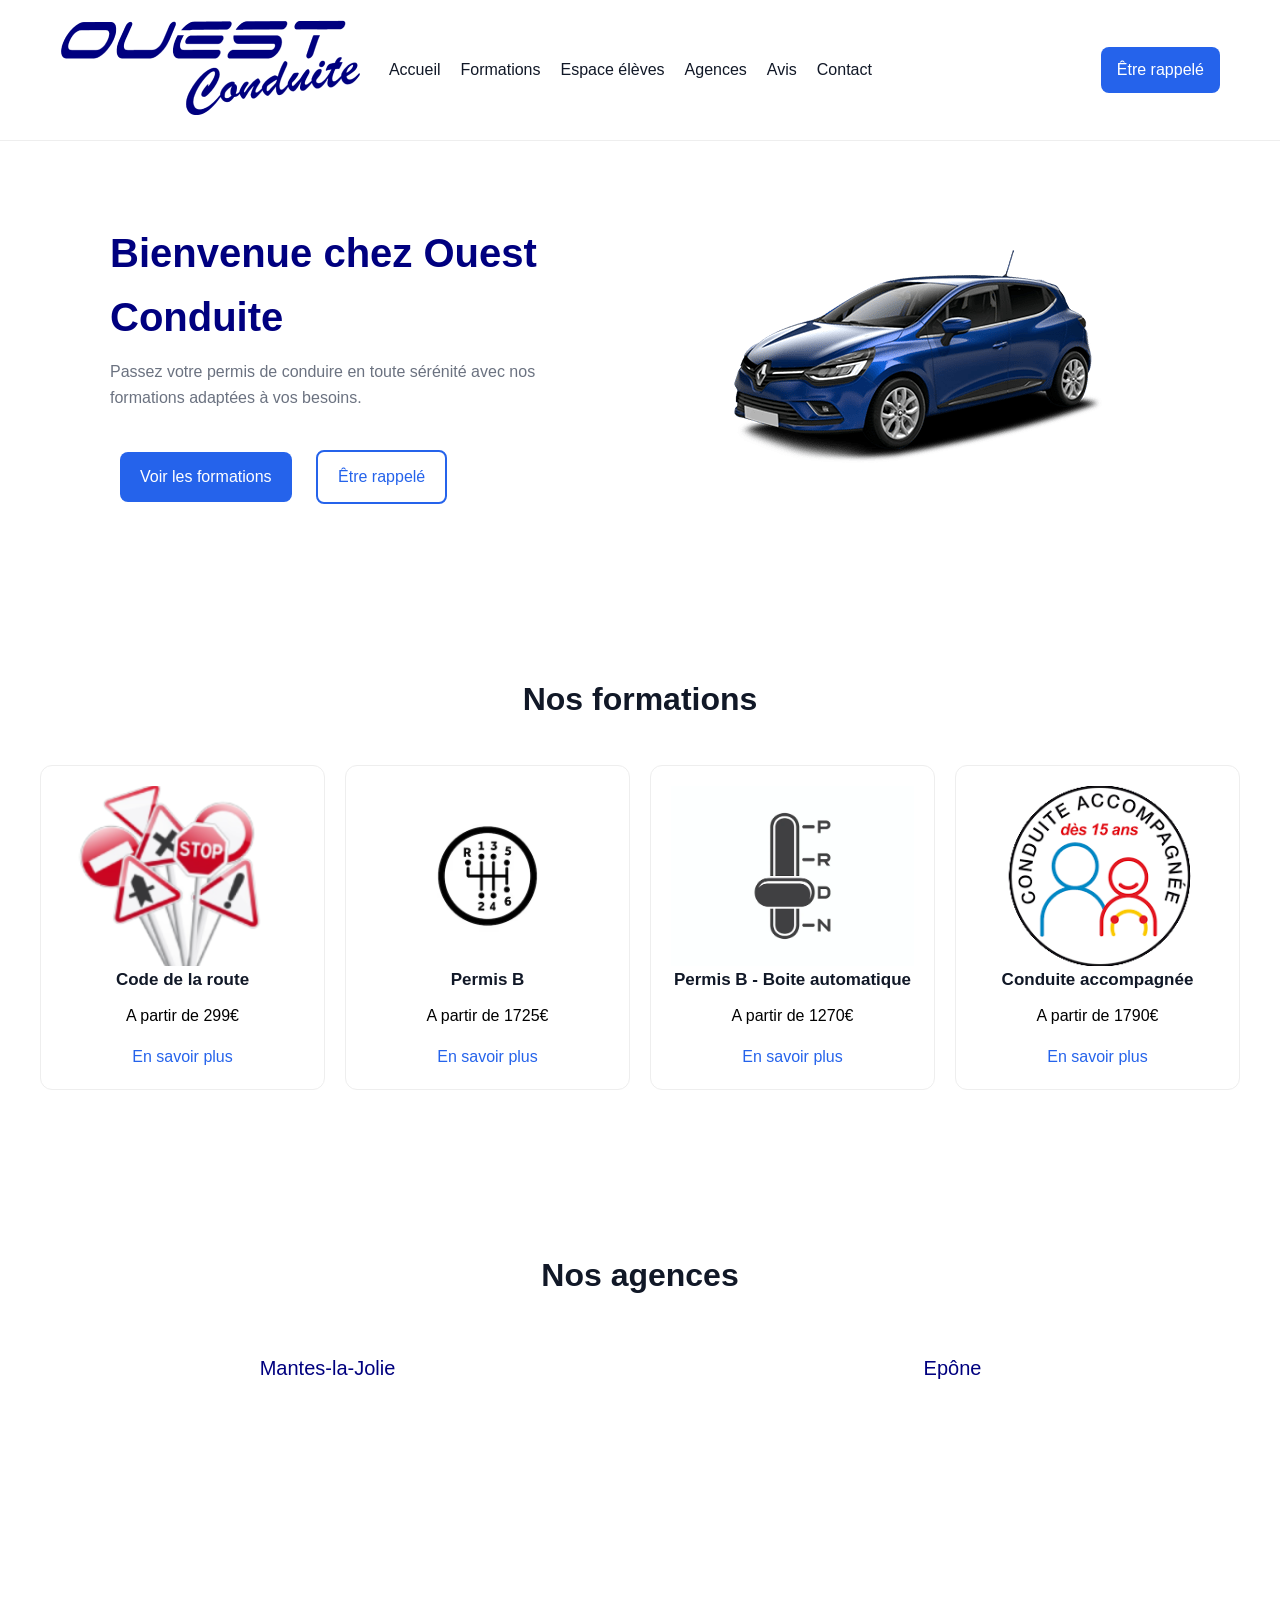
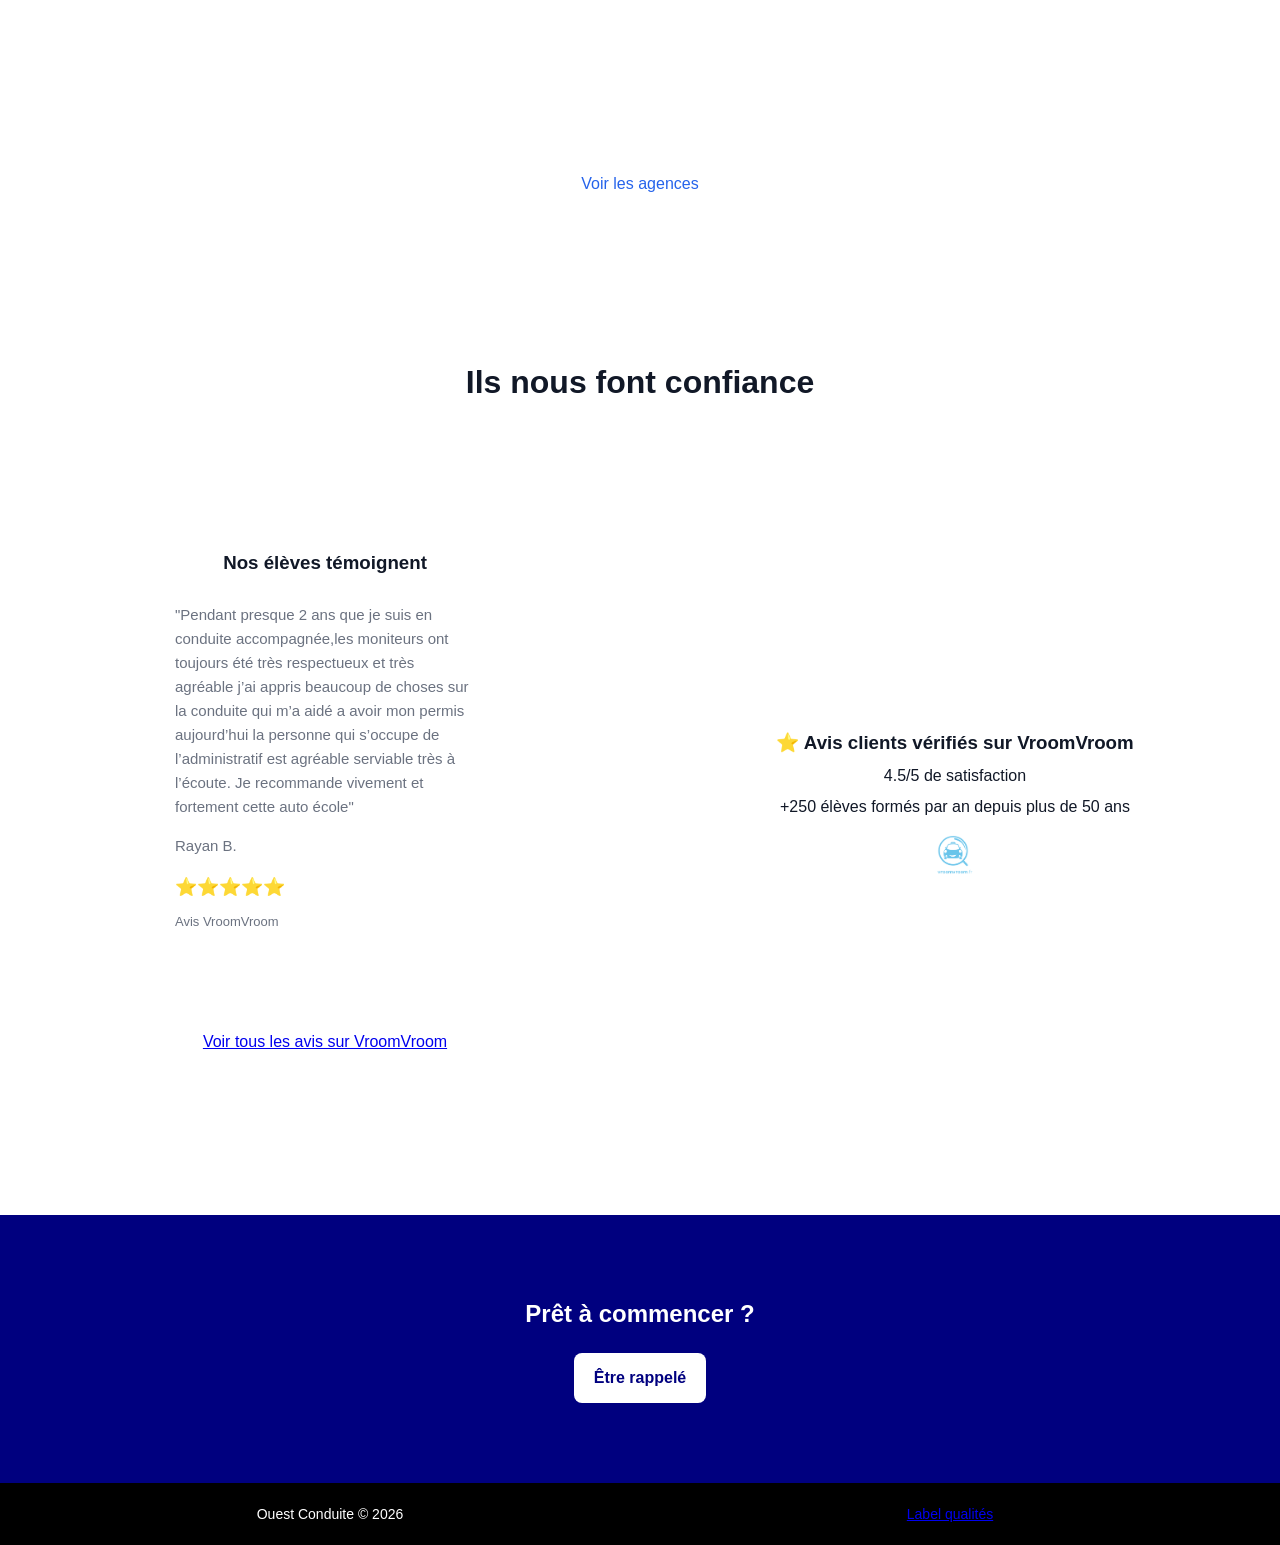
<file: index.html>
<!DOCTYPE html>
<html lang="en">

<head>
    <meta charset="UTF-8">
    <meta name="viewport" content="width=device-width, initial-scale=1.0">
    <title>Ouest Conduite</title>
    <link rel="stylesheet" href="css/styles.css">
</head>

<body>
    <!-- 🧭 NAVBAR -->
    <header class="navbar">
        <div class="logo">
            <img src="./asset/images/LOGO OUEST CONDUITE2.png" alt="logo ouest conduite">
        </div>

        <nav>
            <a href="index.html">Accueil</a>
            <a href="formations.html">Formations</a>
            <div class="dropdown">
                <a href="espace-eleves.html">Espace élèves</a>
                <div class="submenu">
                    <a href="https://www.prepacode-enpc.fr/">Code en ligne</a>
                    <a href="https://www.sarool.fr/compte/connexion?ReturnUrl=%2Fagenda">Réservation leçon de conduite
                        en ligne</a>
                    <a href="https://www.sarool.fr/compte/connexion?ReturnUrl=%2Fpaiement%2Flibre%2F">Paiement en
                        ligne</a>
                </div>
            </div>
            <a href="agences.html">Agences</a>
            <a href="avis.html">Avis</a>
            <a href="contact.html">Contact</a>
        </nav>

        <a class="cta" href="contact.html">Être rappelé</a>
    </header>

    <section class="hero">
        <div class="hero-content">
            <h1>Bienvenue chez Ouest Conduite</h1>
            <p>Passez votre permis de conduire en toute sérénité avec nos formations adaptées à vos besoins.</p>
            <div class="buttons">
                <a href="formations.html" class="btn-primary">Voir les formations</a>
                <a href="contact.html" class="btn-secondary">Être rappelé</a>
            </div>
        </div>

        <div id="img">
            <img src="./asset/images/clio.png" alt="voiture ouest conduite">
        </div>
    </section>

    <!-- 🚗 FORMATIONS -->
    <section class="formations">
        <h2>Nos formations</h2>

        <div class="cards">

            <div class="card">
                <img src="./asset/images/papiers-peints-code-de-la-route-signalisation.jpg.png" alt="code-de-la-route">
                <h3>Code de la route</h3>
                <p>A partir de 299€</p>
                <a href="code.html">En savoir plus</a>
            </div>

            <div class="card">
                <img src="./asset/images/permis-manu.jpeg" alt="boite-manuelle">
                <h3>Permis B</h3>
                <p>A partir de 1725€</p>
                <a href="permis-b.html">En savoir plus</a>
            </div>

            <div class="card">
                <img src="./asset/images/permis-auto.jpeg" alt="boite-automatique">
                <h3>Permis B - Boite automatique</h3>
                <p>A partir de 1270€</p>
                <a href="boite-auto.html">En savoir plus</a>
            </div>


            <div class="card">
                <img src="./asset/images/conduite-accompagnee3.png" alt="conduite-accompagnee">
                <h3>Conduite accompagnée</h3>
                <p>A partir de 1790€</p>
                <a href="aac.html">En savoir plus</a>
            </div>
        </div>

    </section>

    <!-- 📍 AGENCES -->
    <section class="agences">

        <h2>Nos agences</h2>
        <div id="first-map">
            <p>Mantes-la-Jolie</p>
            <iframe
                src="https://www.google.com/maps/embed?pb=!1m18!1m12!1m3!1d83775.7688683001!2d1.637207977499487!3d48.9916948863102!2m3!1f0!2f0!3f0!3m2!1i1024!2i768!4f13.1!3m3!1m2!1s0x47e6bfb3ba64b863%3A0x229a07b0d7b57fe3!2sOuest%20Conduite!5e0!3m2!1sfr!2sfr!4v1777971360189!5m2!1sfr!2sfr"
                width="450" height="350" style="border:0;" allowfullscreen="" loading="lazy"
                referrerpolicy="no-referrer-when-downgrade"></iframe>
        </div>

        <div id="second-map">
            <p>Epône</p>
            <iframe
                src="https://www.google.com/maps/embed?pb=!1m18!1m12!1m3!1d83775.7688683001!2d1.637207977499487!3d48.9916948863102!2m3!1f0!2f0!3f0!3m2!1i1024!2i768!4f13.1!3m3!1m2!1s0x47e6941819963aff%3A0x97de1fe9ec2dce3d!2sOuest%20Conduite!5e0!3m2!1sfr!2sfr!4v1777971390556!5m2!1sfr!2sfr"
                width="450" height="350" style="border:0;" allowfullscreen="" loading="lazy"
                referrerpolicy="no-referrer-when-downgrade"></iframe>
        </div>

        <a href="agences.html">Voir les agences</a>

    </section>

    <!-- ⭐ PREUVE SOCIALE -->
    <section class="preuve-sociale">
        <h2>Ils nous font confiance</h2>

        <section class="reviews">
            <h3>Nos élèves témoignent</h3>
            <div class="carousel">

                <div class="slides">

                    <div class="review-card">
                        <p>"Pendant presque 2 ans que je suis en conduite accompagnée,les moniteurs ont toujours été
                            très
                            respectueux et très agréable j’ai appris beaucoup de choses sur la conduite qui m’a aidé a
                            avoir
                            mon permis aujourd’hui la personne qui s’occupe de l’administratif est agréable serviable
                            très à
                            l’écoute.
                            Je recommande vivement et fortement cette auto école"</p>
                        <p>Rayan B.</p>
                        <div class="stars">⭐⭐⭐⭐⭐</div>
                        <div class="source">Avis VroomVroom</div>
                    </div>

                    <div class="review-card">
                        <p>"J’ai eu le permis le 04 février 2025 .
                            Je remercie toute l'équipe de Ouest conduite pour leur accompagnement. Ce n'était pas la
                            première auto-école à laquelle je me suis inscrit après validation de l'épreuve théorique,
                            mais
                            j'ai tout de suite senti la différence par rapport à mon ancienne auto-école.
                            L'accompagnement,
                            l'écoute, le suivi , les conseils, tout était différent, je me suis tout de suite senti à
                            l'aise
                            et ai repris la confiance qui me manquait.
                            Je recommande à 200%"</p>
                        <p>Seydina K.</p>
                        <div class="stars">⭐⭐⭐⭐⭐</div>
                        <div class="source">Avis VroomVroom</div>
                    </div>
                    <div class="review-card">
                        <p>"J'ai eus une très bonne expérience avec l'auto école ! La pédagogie est vraiment super tout
                            le
                            monde est accueillant ça donne envie d'apprendre. Plein de bons conseils et impliquée dans
                            la
                            réussite des élèves! J'ai eus quelque problème z cause d'une blessure ils m'ont super bien
                            accompagné !je recommande !"</p>
                        <p>Angelina B.</p>
                        <div class="stars">⭐⭐⭐⭐⭐</div>
                        <div class="source">Avis VroomVroom</div>
                    </div>
                    <div class="review-card">
                        <p>"Auto-école sérieuse avec des moniteurs pédagogues et à l’écoute. L’accompagnement est
                            globalement satisfaisant et les conseils donnés permettent de progresser. L’accueil est
                            correct
                            et l’organisation des heures est plutôt flexible. Bonne expérience dans l’ensemble."</p>
                        <p>Charline C.</p>
                        <div class="stars">⭐⭐⭐⭐⭐</div>
                        <div class="source">Avis VroomVroom</div>
                    </div>

                    <div class="review-card">
                        <p>"Très bonne auto-école je la recommanderais à mes proches merci à tous accueil et mono
                            irréprochable j’ai eu mon permis en 4 mois
                            Merci à diana et Sarah 😉😉
                            J’ai eu la chance de l’avoir du premier coup donc pas de temps d’attente pour le deuxième
                            passage (j’ai eu des amis qui on attendu 4/6 mois pour le retenter)
                            Merci ouest conduite !!"</p>
                        <p>Diana R.</p>
                        <div class="stars">⭐⭐⭐⭐⭐</div>
                        <div class="source">Avis VroomVroom</div>
                    </div>

                    <div class="review-card">
                        <p>"Moniteurs à l’écoute et très pédagogues. Ils prennent le temps de t’expliquer tes erreurs
                            afin
                            que tu puisses progresser. Je me suis senti à l’aise avec chaque moniteurs et merci à eux.

                            Les temps d’attentes étaient raisonnables au vu du nombre de place disponible. Même après
                            deux
                            d’échec, ils n’ont pas hésité à m’aider à prendre confiance en moi au volant et à
                            progresser.

                            Merci à Gilles, Sarah, Diana, Cyril, Didier et Laurent."</p>
                        <p>Brayan G.</p>
                        <div class="stars">⭐⭐⭐⭐⭐</div>
                        <div class="source">Avis VroomVroom</div>
                    </div>
                    <div class="review-card">
                        <p>"Très bonne auto-école ! L’équipe est vraiment à l’écoute et fait toujours de son mieux pour
                            nous
                            aider à progresser. Ils essayent d’organiser un maximum d’heures de conduite dans la semaine
                            pour qu’on avance rapidement. Pendant les leçons, les moniteurs prennent le temps
                            d’expliquer,
                            repèrent nos points faibles et nous aident à les corriger avec patience et pédagogie. Une
                            auto-école professionnelle et motivante que je recommande fortement !"</p>
                        <p>Yassin E.</p>
                        <div class="stars">⭐⭐⭐⭐⭐</div>
                        <div class="source">Avis VroomVroom</div>
                    </div>
                    <div class="review-card">
                        <p>"très bonne auto école heure de conduite disponible facilement , date examen plus rapide que
                            prévu, moniteur a l'écoute donne de bonne astuce pour la conduite et le repérage de tous ce
                            qu'il faut voir sur la route , je recommande merci a vous pour la réussite de mon permis"
                        </p>
                        <p>Jean-François R.</p>
                        <div class="stars">⭐⭐⭐⭐⭐</div>
                        <div class="source">Avis VroomVroom</div>
                    </div>

                </div>

            </div>

            <a href="https://www.vroomvroom.fr/auto-ecoles/yvelines/mantes-la-jolie/ouest-conduite#avis" target="_blank"
                class="link-avis">Voir tous les avis sur VroomVroom</a>
        </section>
        <section class="proof">
            <h3>⭐ Avis clients vérifiés sur VroomVroom</h3>
            <p>4.5/5 de satisfaction</p>
            <p>+250 élèves formés par an depuis plus de 50 ans</p>

            <div class="logos">
                <img src="./asset/icons/vroomvroom.jpeg" alt="VroomVroom">
            </div>
        </section>
        <!-- ⭐ AVIS -->

    </section>

    <!-- 🚀 CTA FINAL -->
    <section class="cta-final">
        <h2>Prêt à commencer ?</h2>
        <a href="contact.html">Être rappelé</a>
    </section>


    <footer>
        <p>Ouest Conduite © 2026</p>
        <a href="label-qualités.html">Label qualités</a>
    </footer>

    <script>
        let index = 0;
        const slides = document.querySelector(".slides");
        const total = document.querySelectorAll(".review-card").length;

        setInterval(() => {
            index++;
            if (index >= total) index = 0;

            slides.style.transform = "translateX(-" + index * 100 + "%)";
        }, 5000);
    </script>
</body>

</html>
</file>
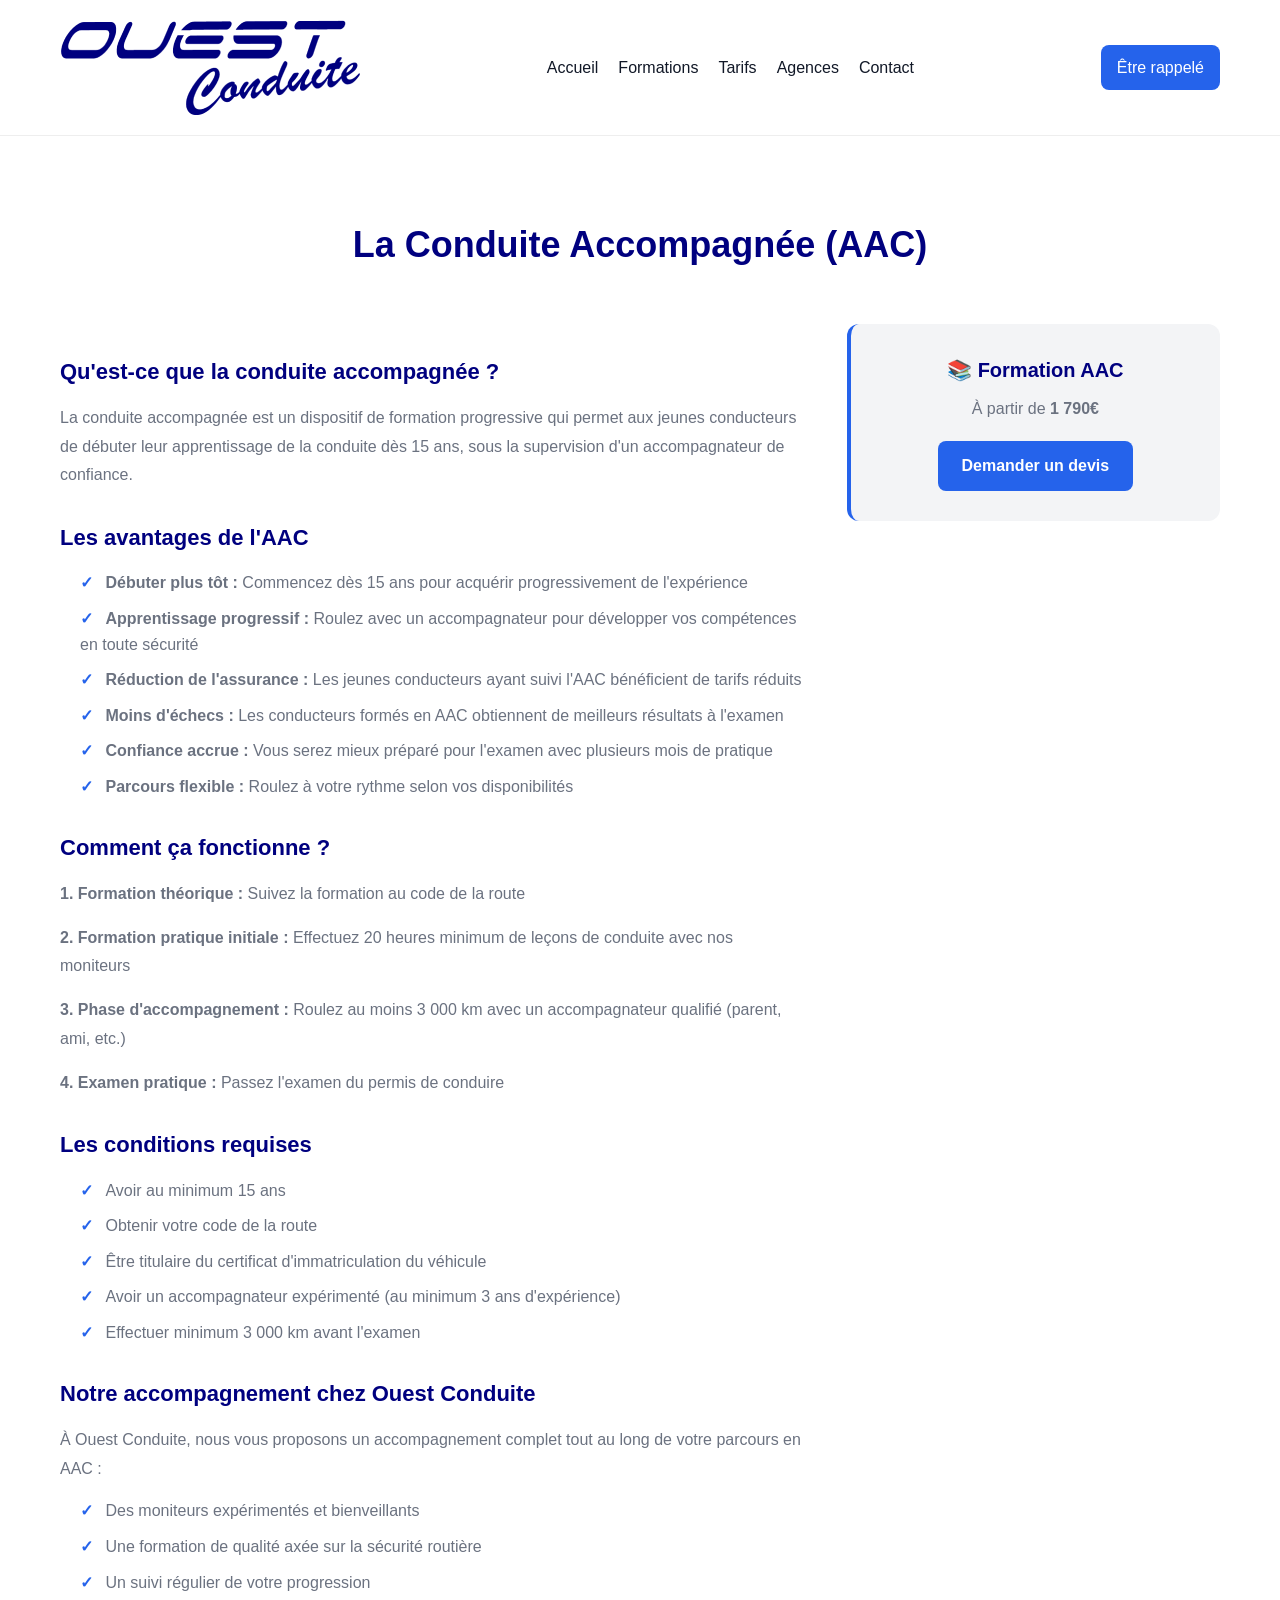
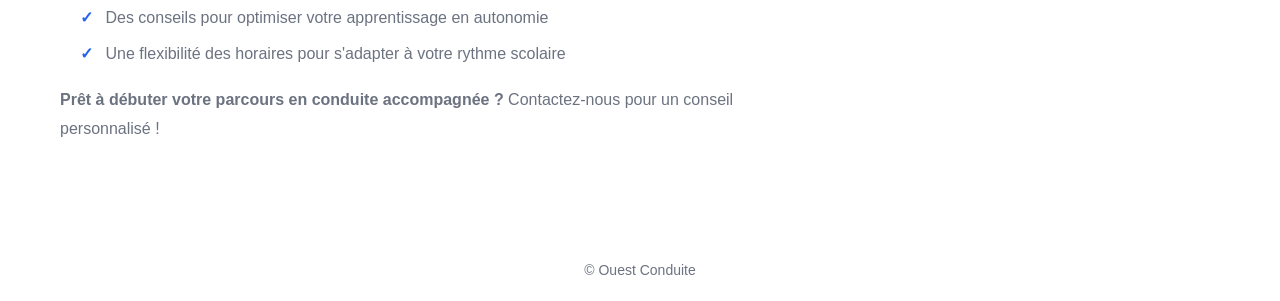
<file: aac.html>
<!DOCTYPE html>
<html lang="en">

<head>
    <meta charset="UTF-8">
    <meta name="viewport" content="width=device-width, initial-scale=1.0">
    <title>AAC - Ouest Conduite</title>
    <link rel="stylesheet" href="/css/aac.css">
</head>

<body>
    <!-- NAVBAR -->
    <header class="navbar">
        <img src="./asset/images/LOGO OUEST CONDUITE2.png" alt="logo ouest conduite">


        <nav>
            <a href="index.html">Accueil</a>
            <a href="formations.html">Formations</a>
            <a href="tarifs.html">Tarifs</a>
            <a href="agences.html">Agences</a>
            <a href="contact.html">Contact</a>
        </nav>

        <a class="cta" href="contact.html">Être rappelé</a>
    </header>

    <!-- INFO PRINCIPALE -->
    <section class="about-aac">
        <h2>La Conduite Accompagnée (AAC)</h2>

        <div class="about-content">
            <div class="about-text">
                <h3>Qu'est-ce que la conduite accompagnée ?</h3>
                <p>La conduite accompagnée est un dispositif de formation progressive qui permet aux jeunes conducteurs
                    de débuter leur apprentissage de la conduite dès 15 ans, sous la supervision d'un accompagnateur de
                    confiance.</p>

                <h3>Les avantages de l'AAC</h3>
                <ul>
                    <li><strong>Débuter plus tôt :</strong> Commencez dès 15 ans pour acquérir progressivement de
                        l'expérience</li>
                    <li><strong>Apprentissage progressif :</strong> Roulez avec un accompagnateur pour développer vos
                        compétences en toute sécurité</li>
                    <li><strong>Réduction de l'assurance :</strong> Les jeunes conducteurs ayant suivi l'AAC bénéficient
                        de tarifs réduits</li>
                    <li><strong>Moins d'échecs :</strong> Les conducteurs formés en AAC obtiennent de meilleurs
                        résultats à l'examen</li>
                    <li><strong>Confiance accrue :</strong> Vous serez mieux préparé pour l'examen avec plusieurs mois
                        de pratique</li>
                    <li><strong>Parcours flexible :</strong> Roulez à votre rythme selon vos disponibilités</li>
                </ul>

                <h3>Comment ça fonctionne ?</h3>
                <p><strong>1. Formation théorique :</strong> Suivez la formation au code de la route</p>
                <p><strong>2. Formation pratique initiale :</strong> Effectuez 20 heures minimum de leçons de conduite
                    avec nos moniteurs</p>
                <p><strong>3. Phase d'accompagnement :</strong> Roulez au moins 3 000 km avec un accompagnateur qualifié
                    (parent, ami, etc.)</p>
                <p><strong>4. Examen pratique :</strong> Passez l'examen du permis de conduire</p>

                <h3>Les conditions requises</h3>
                <ul>
                    <li>Avoir au minimum 15 ans</li>
                    <li>Obtenir votre code de la route</li>
                    <li>Être titulaire du certificat d'immatriculation du véhicule</li>
                    <li>Avoir un accompagnateur expérimenté (au minimum 3 ans d'expérience)</li>
                    <li>Effectuer minimum 3 000 km avant l'examen</li>
                </ul>

                <h3>Notre accompagnement chez Ouest Conduite</h3>
                <p>À Ouest Conduite, nous vous proposons un accompagnement complet tout au long de votre parcours en AAC
                    :</p>
                <ul>
                    <li>Des moniteurs expérimentés et bienveillants</li>
                    <li>Une formation de qualité axée sur la sécurité routière</li>
                    <li>Un suivi régulier de votre progression</li>
                    <li>Des conseils pour optimiser votre apprentissage en autonomie</li>
                    <li>Une flexibilité des horaires pour s'adapter à votre rythme scolaire</li>
                </ul>

                <p><strong>Prêt à débuter votre parcours en conduite accompagnée ?</strong> Contactez-nous pour un
                    conseil personnalisé !</p>
            </div>

            <div class="about-cta">
                <div class="cta-box">
                    <h4>📚 Formation AAC</h4>
                    <p>À partir de <strong>1 790€</strong></p>
                    <a href="contact.html" class="btn-cta">Demander un devis</a>
                </div>
            </div>
        </div>
    </section>
    <!-- <section class="content">

        <div class="text">
            <h2>À propos de la formation</h2>
            <p>
                La conduite accompagnée est une formation obligatoire pour les conducteurs débutants. Elle permet de
                certains véhicules légers sur le territoire français et européen.
                Chez Ouest Conduite, nous t’accompagnons de A à Z dans ton apprentissage, que tu sois débutant ou que tu
                aies déjà commencé ta formation. Nos moniteurs expérimentés t’aident à progresser à ton rythme, dans un
                environnement sérieux et bienveillant.
                La formation à la conduite accompagnée comprend l’apprentissage du code de la route ainsi que des heures
                de conduite
                sur route, en situation réelle. L’objectif est de te préparer efficacement à l’examen pratique et de te
                rendre autonome et en sécurité sur la route.
                Notre priorité est ta réussite : pédagogie, suivi personnalisé et mise en confiance sont au cœur de
                notre méthode.

            </p>

            <br>

            <h2>Pièces à fournir</h2>
            <ul>
                <li>Photocopie de la pièce d’identité (recto-verso) de l’élève</li>
                <li>Photocopie de la pièce d’identité (recto-verso) d’un parent si mineur</li>
                <li>Photocopie du livret de famille (si nom du parent différent de l’élève mineur)</li>
                <li>Photocopie de l’attestation de recensement pour les moins de 17 ans ou photocopie de la convocation
                    à la journée de citoyenneté pour les moins de 18ans ou la photocopie de la participation à la
                    journée de citoyenneté pour les majeurs de moins de 25 ans.</li>
                <li>Photocopie de l’ASSR2 ou attestation sur l’honneur en cas de perte</li>
                <li>Photocopie d’un justificatif de domicile de moins de 3 mois, si hébergé fournir la pièce d’identité
                    de l’hébergeant ainsi qu’une attestation sur l’honneur</li>
                <li>Photocopie du permis si titulaire</li>
                <li>4 e-photos (photos avec signature numérique)</li>
            </ul>

        </div>

        <div class="box">

            <h3>Tarif</h3>
            <p class="price">À partir de 1790€</p>

            <br>

            <h3>Inclus :</h3>
            <ul>
                <li>Frais d'inscription</li>
                <li>Kit pédagogique Dématérialisé</li>
                <li>code de la route 6 mois en salle</li>
                <li>Code de la route en ligne 6 mois offert </li>
                <li>20h de conduite</li>
                <li>Accompagnement à l'examen de conduire</li>
            </ul>

            <br>

            <a class="cta" href="contact.html">Être rappelé</a>

        </div>

    </section>

    <!-- CTA FINAL 
    <section class="cta-final">
        <h2>Prêt à commencer ton permis ?</h2>
        <a href="contact.html">Être rappelé</a>
    </section> -->

    <!-- FOOTER -->
    <footer>
        <p>© Ouest Conduite</p>
    </footer>
</body>

</html>
</file>
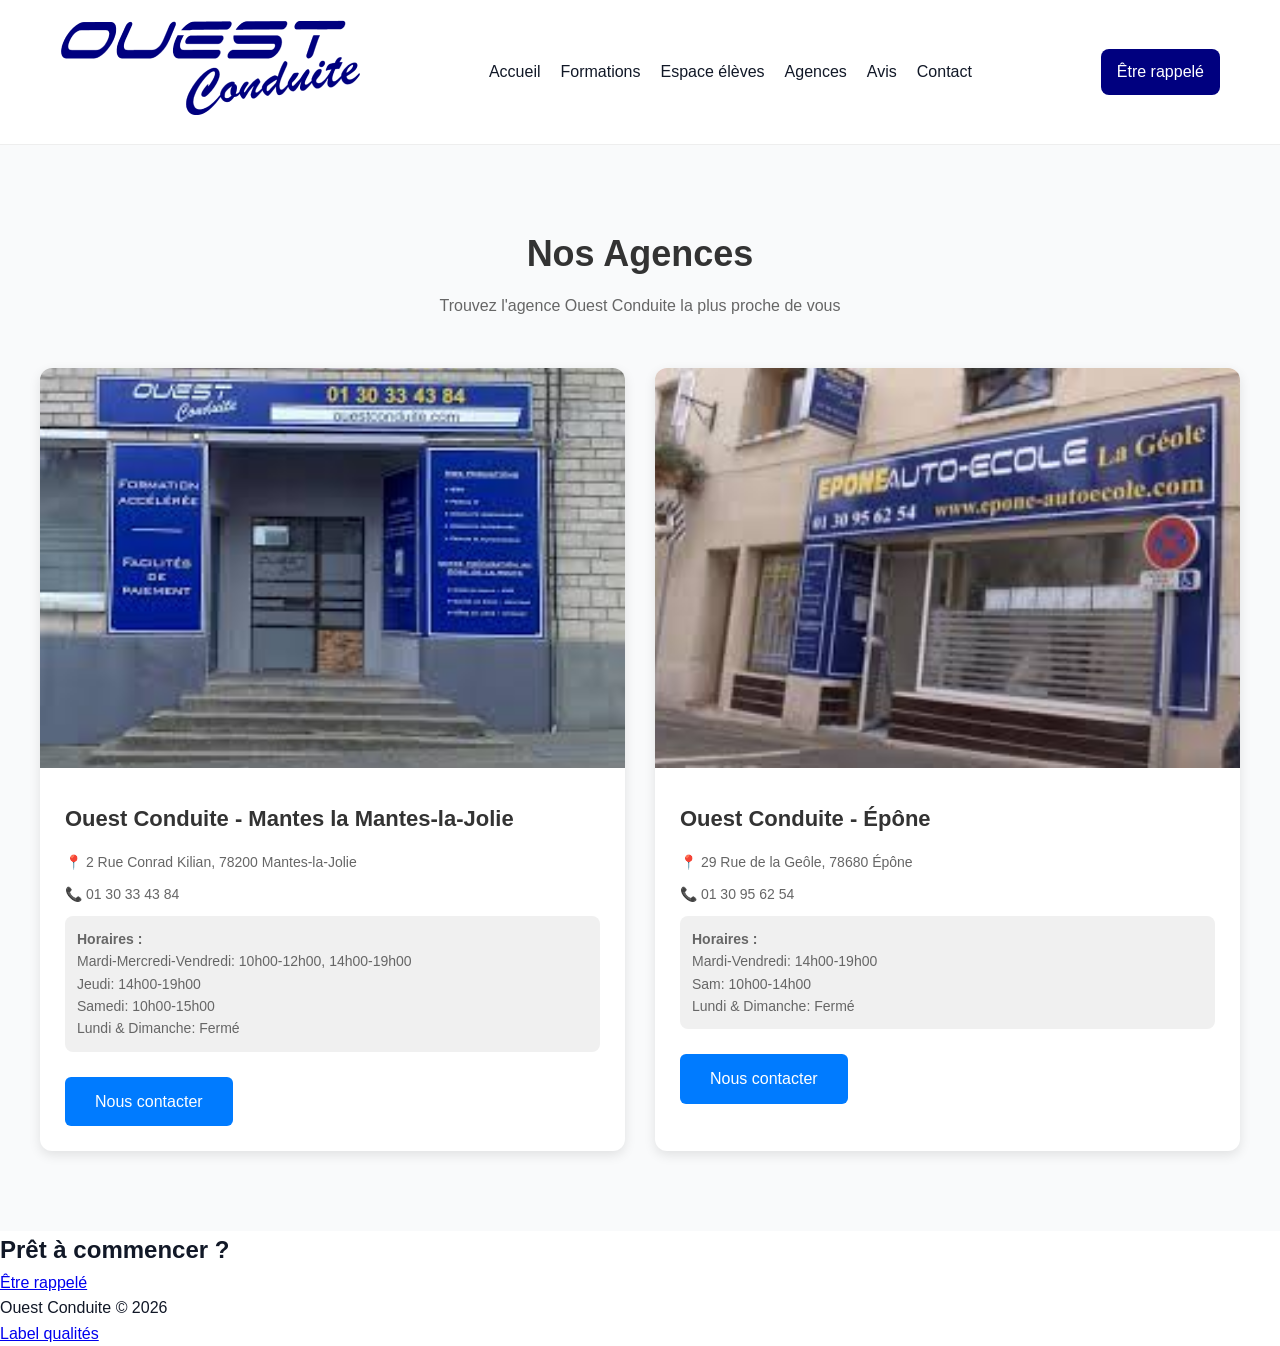
<file: agences.html>
<!DOCTYPE html>
<html lang="en">

<head>
    <meta charset="UTF-8">
    <meta name="viewport" content="width=device-width, initial-scale=1.0">
    <title>Agences - Ouest Conduite</title>
    <link rel="stylesheet" href="/css/agences.css">
</head>

<body>
    <!-- 🧭 NAVBAR -->
    <header class="navbar">
        <div class="logo">
            <img src="/asset/images/LOGO OUEST CONDUITE2.png" alt="logo ouest conduite">
        </div>

        <nav>
            <a href="index.html">Accueil</a>
            <a href="formations.html">Formations</a>
            <div class="dropdown">
                <a href="espace-eleves.html">Espace élèves</a>
                <div class="submenu">
                    <a href="https://www.prepacode-enpc.fr/">Code en ligne</a>
                    <a href="https://www.sarool.fr/compte/connexion?ReturnUrl=%2Fagenda">Réservation leçon de conduite
                        en ligne</a>
                    <a href="https://www.sarool.fr/compte/connexion?ReturnUrl=%2Fpaiement%2Flibre%2F">Paiement en
                        ligne</a>
                </div>
            </div>
            <a href="agences.html">Agences</a>
            <a href="avis.html">Avis</a>
            <a href="contact.html">Contact</a>
        </nav>

        <a class="cta" href="contact.html">Être rappelé</a>
    </header>
    <section class="agences">
        <h2>Nos Agences</h2>
        <p class="intro">Trouvez l'agence Ouest Conduite la plus proche de vous</p>

        <div class="agences-grid">
            <!-- Agence 1 -->
            <div class="agence-card">
                <img src="./asset/images/ouest-conduite-mantes.png" alt="Agence Paris">
                <div class="agence-content">
                    <h3>Ouest Conduite - Mantes la Mantes-la-Jolie</h3>
                    <p class="adresse">📍 2 Rue Conrad Kilian, 78200 Mantes-la-Jolie</p>
                    <p class="phone">📞 01 30 33 43 84</p>
                    <p class="horaires">
                        <strong>Horaires :</strong><br>
                        Mardi-Mercredi-Vendredi: 10h00-12h00, 14h00-19h00<br>
                        Jeudi: 14h00-19h00<br>
                        Samedi: 10h00-15h00<br>
                        Lundi & Dimanche: Fermé
                    </p>
                    <a href="#" class="btn-contact">Nous contacter</a>
                </div>
            </div>

            <!-- Agence 2 -->
            <div class="agence-card">
                <img src="./asset/images/ouest-conduite-epone.png" alt="Agence Lyon">
                <div class="agence-content">
                    <h3>Ouest Conduite - Épône</h3>
                    <p class="adresse">📍 29 Rue de la Geôle, 78680 Épône</p>
                    <p class="phone">📞 01 30 95 62 54</p>
                    <p class="horaires">
                        <strong>Horaires :</strong><br>
                        Mardi-Vendredi: 14h00-19h00<br>
                        Sam: 10h00-14h00<br>
                        Lundi & Dimanche: Fermé
                    </p>
                    <a href="#" class="btn-contact">Nous contacter</a>
                </div>
            </div>
        </div>
    </section>

    <!-- 🚀 CTA FINAL -->
    <section class="cta-final">
        <h2>Prêt à commencer ?</h2>
        <a href="contact.html">Être rappelé</a>
    </section>


    <footer>
        <p>Ouest Conduite © 2026</p>
        <a href="label-qualités.html">Label qualités</a>
    </footer>
</body>

</html>
</file>
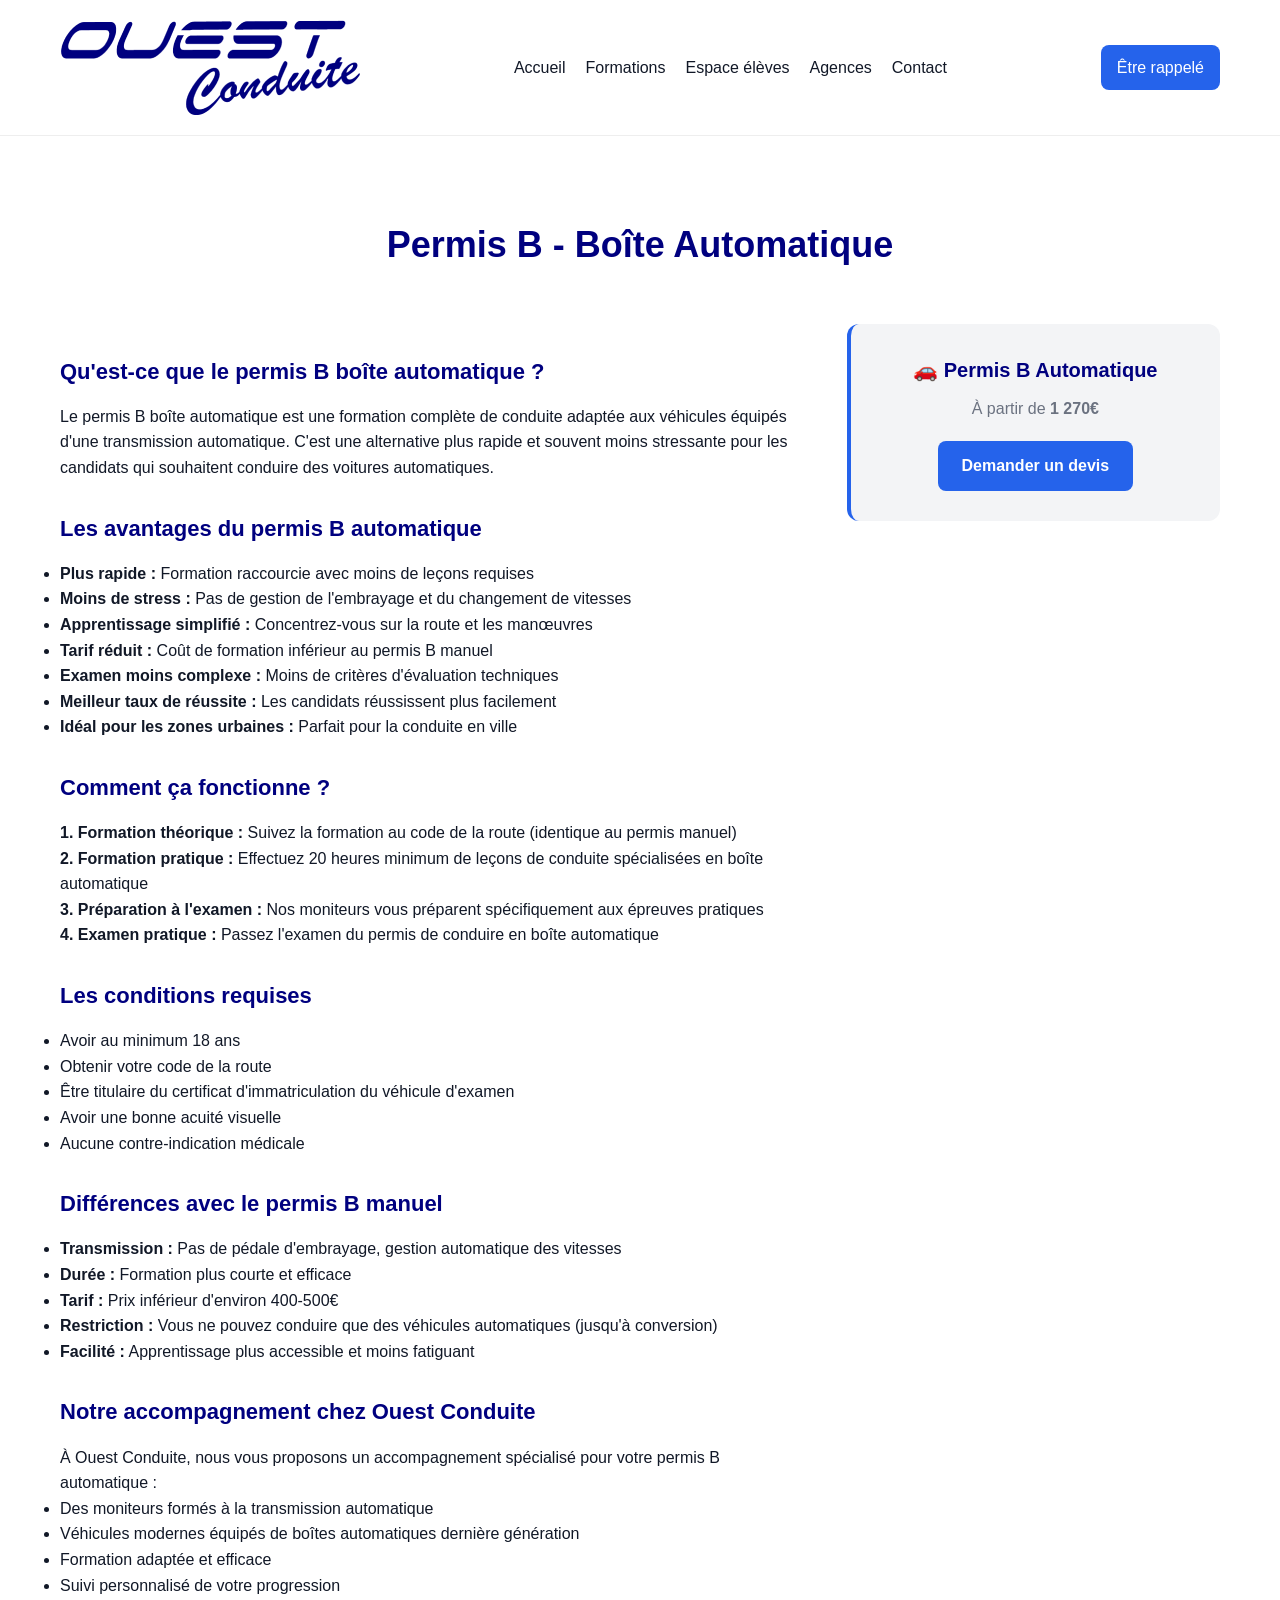
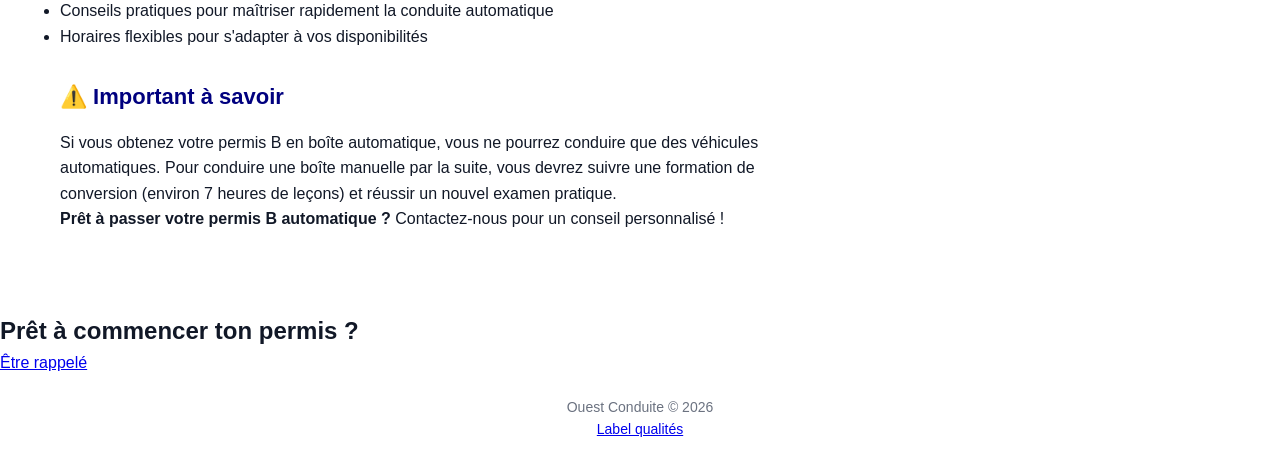
<file: boite-auto.html>
<!DOCTYPE html>
<html lang="en">

<head>
    <meta charset="UTF-8">
    <meta name="viewport" content="width=device-width, initial-scale=1.0">
    <title>Permis Boite Automatique - Ouest Conduite</title>
    <link rel="stylesheet" href="/css/boite-auto.css">
</head>

<body>
    <!-- NAVBAR -->
    <header class="navbar">
        <img src="./asset/images/LOGO OUEST CONDUITE2.png" alt="logo ouest conduite">


        <nav>
            <a href="index.html">Accueil</a>
            <a href="formations.html">Formations</a>
            <div class="dropdown">
                <a href="espace-eleves.html">Espace élèves</a>
                <div class="submenu">
                    <a href="https://www.prepacode-enpc.fr/">Code en ligne</a>
                    <a href="https://www.sarool.fr/compte/connexion?ReturnUrl=%2Fagenda">Réservation leçon de conduite
                        en ligne</a>
                    <a href="https://www.sarool.fr/compte/connexion?ReturnUrl=%2Fpaiement%2Flibre%2F">Paiement en
                        ligne</a>
                </div>
            </div>
            <a href="agences.html">Agences</a>
            <a href="contact.html">Contact</a>
        </nav>

        <a class="cta" href="contact.html">Être rappelé</a>
    </header>

    <!-- INFO PRINCIPALE -->
    <section class="about-boite-auto">
        <h2>Permis B - Boîte Automatique</h2>

        <div class="about-content">
            <div class="about-text">
                <h3>Qu'est-ce que le permis B boîte automatique ?</h3>
                <p>Le permis B boîte automatique est une formation complète de conduite adaptée aux véhicules équipés
                    d'une transmission automatique. C'est une alternative plus rapide et souvent moins stressante pour
                    les candidats qui souhaitent conduire des voitures automatiques.</p>

                <h3>Les avantages du permis B automatique</h3>
                <ul>
                    <li><strong>Plus rapide :</strong> Formation raccourcie avec moins de leçons requises</li>
                    <li><strong>Moins de stress :</strong> Pas de gestion de l'embrayage et du changement de vitesses
                    </li>
                    <li><strong>Apprentissage simplifié :</strong> Concentrez-vous sur la route et les manœuvres</li>
                    <li><strong>Tarif réduit :</strong> Coût de formation inférieur au permis B manuel</li>
                    <li><strong>Examen moins complexe :</strong> Moins de critères d'évaluation techniques</li>
                    <li><strong>Meilleur taux de réussite :</strong> Les candidats réussissent plus facilement</li>
                    <li><strong>Idéal pour les zones urbaines :</strong> Parfait pour la conduite en ville</li>
                </ul>

                <h3>Comment ça fonctionne ?</h3>
                <p><strong>1. Formation théorique :</strong> Suivez la formation au code de la route (identique au
                    permis manuel)</p>
                <p><strong>2. Formation pratique :</strong> Effectuez 20 heures minimum de leçons de conduite
                    spécialisées en boîte automatique</p>
                <p><strong>3. Préparation à l'examen :</strong> Nos moniteurs vous préparent spécifiquement aux épreuves
                    pratiques</p>
                <p><strong>4. Examen pratique :</strong> Passez l'examen du permis de conduire en boîte automatique</p>

                <h3>Les conditions requises</h3>
                <ul>
                    <li>Avoir au minimum 18 ans</li>
                    <li>Obtenir votre code de la route</li>
                    <li>Être titulaire du certificat d'immatriculation du véhicule d'examen</li>
                    <li>Avoir une bonne acuité visuelle</li>
                    <li>Aucune contre-indication médicale</li>
                </ul>

                <h3>Différences avec le permis B manuel</h3>
                <ul>
                    <li><strong>Transmission :</strong> Pas de pédale d'embrayage, gestion automatique des vitesses</li>
                    <li><strong>Durée :</strong> Formation plus courte et efficace</li>
                    <li><strong>Tarif :</strong> Prix inférieur d'environ 400-500€</li>
                    <li><strong>Restriction :</strong> Vous ne pouvez conduire que des véhicules automatiques (jusqu'à
                        conversion)</li>
                    <li><strong>Facilité :</strong> Apprentissage plus accessible et moins fatiguant</li>
                </ul>

                <h3>Notre accompagnement chez Ouest Conduite</h3>
                <p>À Ouest Conduite, nous vous proposons un accompagnement spécialisé pour votre permis B automatique :
                </p>
                <ul>
                    <li>Des moniteurs formés à la transmission automatique</li>
                    <li>Véhicules modernes équipés de boîtes automatiques dernière génération</li>
                    <li>Formation adaptée et efficace</li>
                    <li>Suivi personnalisé de votre progression</li>
                    <li>Conseils pratiques pour maîtriser rapidement la conduite automatique</li>
                    <li>Horaires flexibles pour s'adapter à vos disponibilités</li>
                </ul>

                <h3>⚠️ Important à savoir</h3>
                <p>Si vous obtenez votre permis B en boîte automatique, vous ne pourrez conduire que des véhicules
                    automatiques. Pour conduire une boîte manuelle par la suite, vous devrez suivre une formation de
                    conversion (environ 7 heures de leçons) et réussir un nouvel examen pratique.</p>

                <p><strong>Prêt à passer votre permis B automatique ?</strong> Contactez-nous pour un conseil
                    personnalisé !</p>
            </div>

            <div class="about-cta">
                <div class="cta-box">
                    <h4>🚗 Permis B Automatique</h4>
                    <p>À partir de <strong>1 270€</strong></p>
                    <a href="contact.html" class="btn-cta">Demander un devis</a>
                </div>
            </div>
        </div>
    </section>


    <!-- CTA FINAL -->
    <section class="cta-final">
        <h2>Prêt à commencer ton permis ?</h2>
        <a href="contact.html">Être rappelé</a>
    </section>

    <!-- FOOTER -->
    <footer>
        <p>Ouest Conduite © 2026</p>
        <a href="label-qualités.html">Label qualités</a>
    </footer>

</body>

</html>
</file>
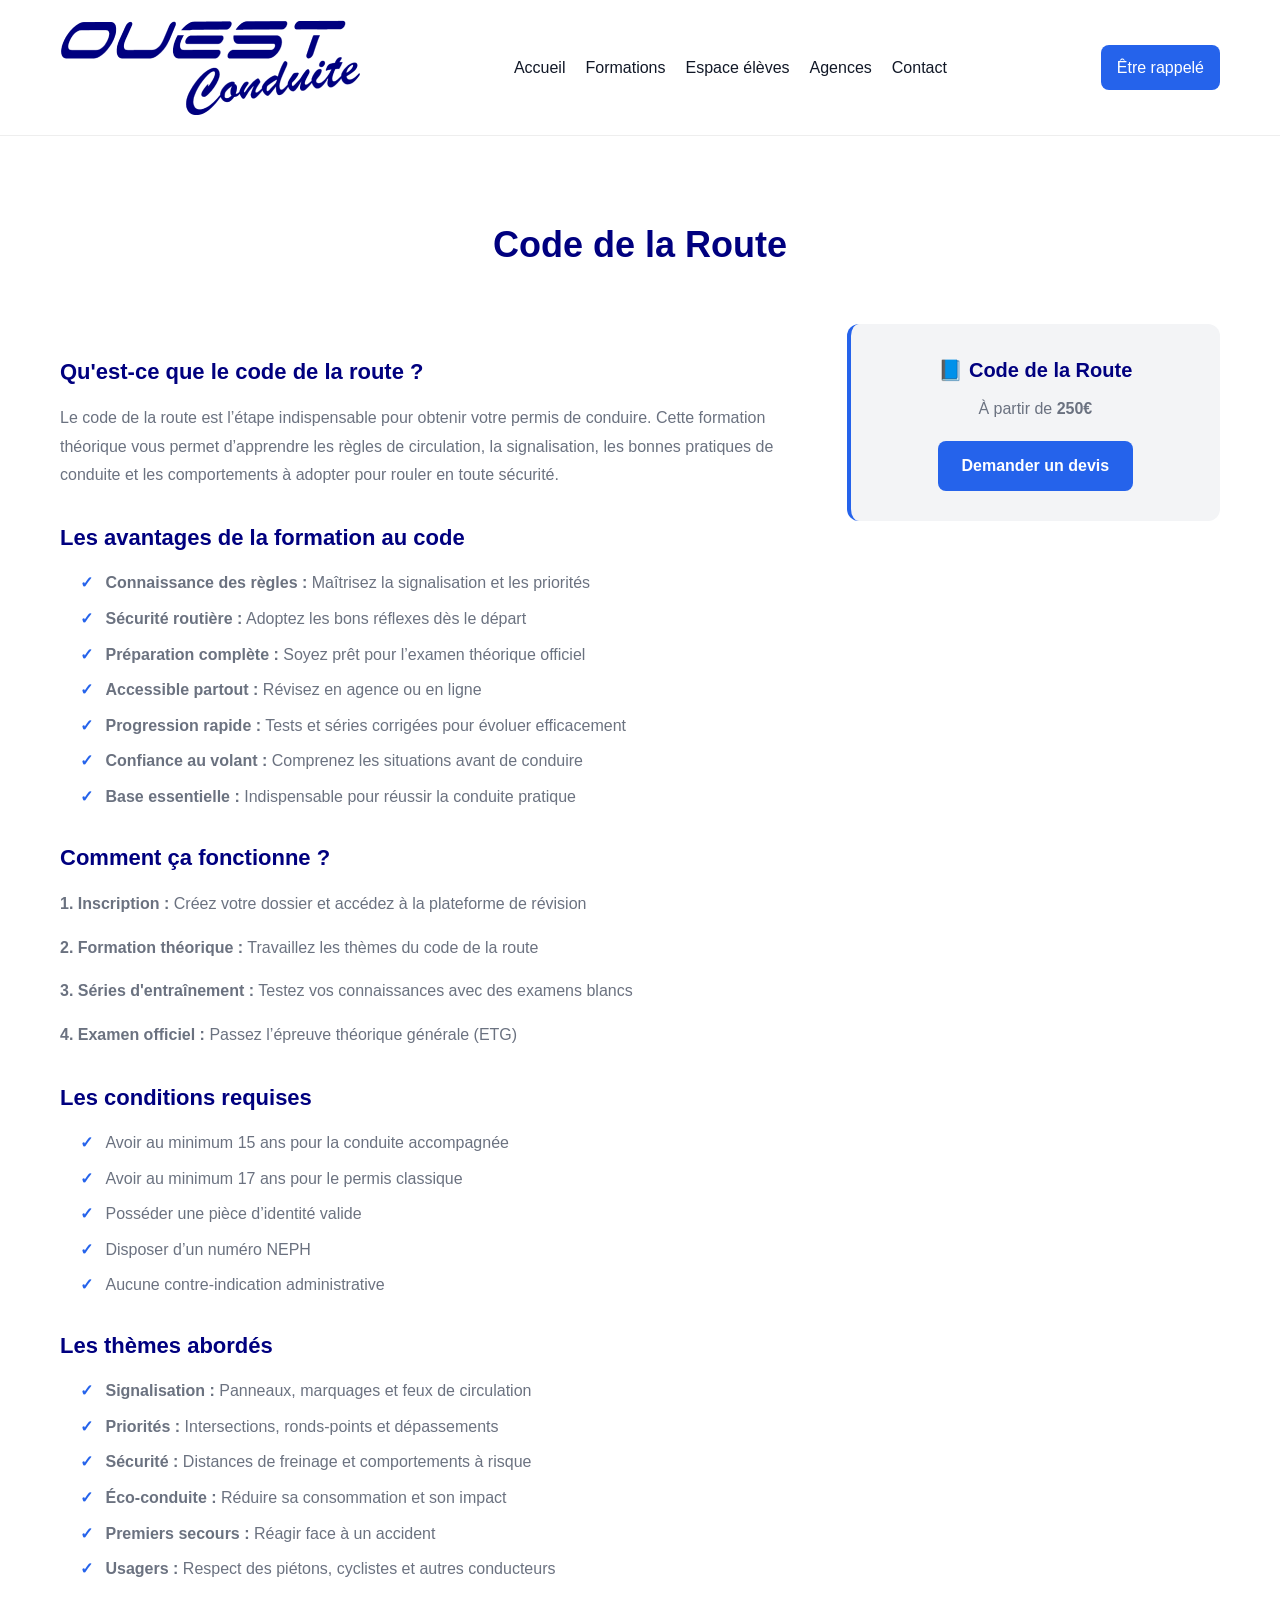
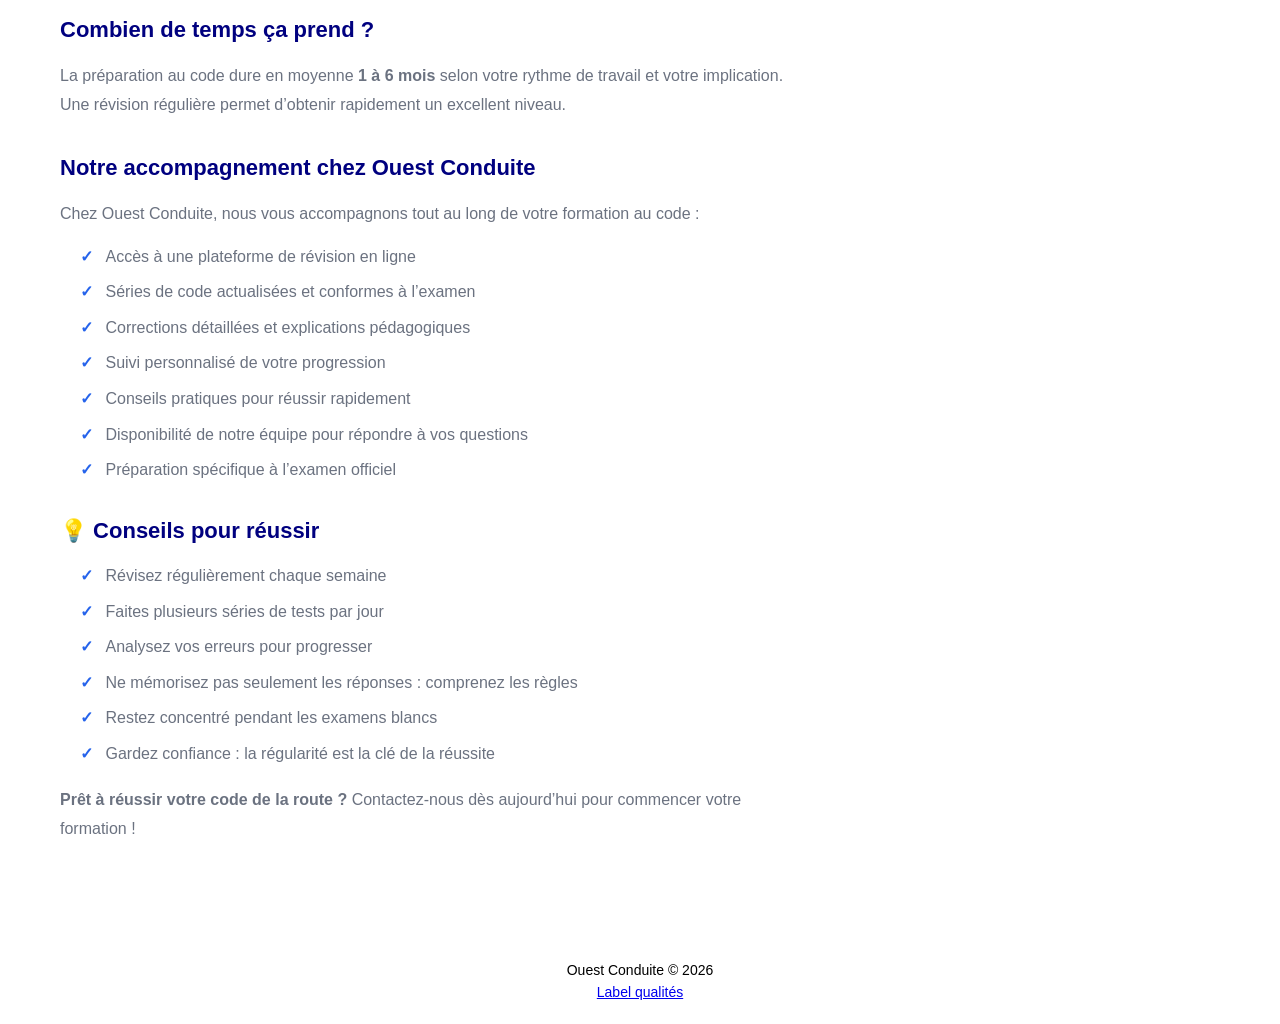
<file: code.html>
<!DOCTYPE html>
<html lang="en">

<head>
    <meta charset="UTF-8">
    <meta name="viewport" content="width=device-width, initial-scale=1.0">
    <title>Code de la route - Ouest Conduite</title>
    <link rel="stylesheet" href="/css/code.css">
</head>

<body>
    <!-- NAVBAR -->
    <header class="navbar">
        <img src="./asset/images/LOGO OUEST CONDUITE2.png" alt="logo ouest conduite">


        <nav>
            <a href="index.html">Accueil</a>
            <a href="formations.html">Formations</a>
            <div class="dropdown">
                <a href="espace-eleves.html">Espace élèves</a>
                <div class="submenu">
                    <a href="https://www.prepacode-enpc.fr/">Code en ligne</a>
                    <a href="https://www.sarool.fr/compte/connexion?ReturnUrl=%2Fagenda">Réservation leçon de conduite
                        en ligne</a>
                    <a href="https://www.sarool.fr/compte/connexion?ReturnUrl=%2Fpaiement%2Flibre%2F">Paiement en
                        ligne</a>
                </div>
            </div>
            <a href="agences.html">Agences</a>
            <a href="contact.html">Contact</a>
        </nav>

        <a class="cta" href="contact.html">Être rappelé</a>
    </header>

    <!-- INFO PRINCIPALE -->
    <section class="about-code-route">
        <h2>Code de la Route</h2>

        <div class="about-content">
            <div class="about-text">
                <h3>Qu'est-ce que le code de la route ?</h3>
                <p>Le code de la route est l’étape indispensable pour obtenir votre permis de conduire. Cette formation
                    théorique vous permet d’apprendre les règles de circulation, la signalisation, les bonnes pratiques
                    de conduite et les comportements à adopter pour rouler en toute sécurité.</p>

                <h3>Les avantages de la formation au code</h3>
                <ul>
                    <li><strong>Connaissance des règles :</strong> Maîtrisez la signalisation et les priorités</li>
                    <li><strong>Sécurité routière :</strong> Adoptez les bons réflexes dès le départ</li>
                    <li><strong>Préparation complète :</strong> Soyez prêt pour l’examen théorique officiel</li>
                    <li><strong>Accessible partout :</strong> Révisez en agence ou en ligne</li>
                    <li><strong>Progression rapide :</strong> Tests et séries corrigées pour évoluer efficacement</li>
                    <li><strong>Confiance au volant :</strong> Comprenez les situations avant de conduire</li>
                    <li><strong>Base essentielle :</strong> Indispensable pour réussir la conduite pratique</li>
                </ul>

                <h3>Comment ça fonctionne ?</h3>
                <p><strong>1. Inscription :</strong> Créez votre dossier et accédez à la plateforme de révision</p>
                <p><strong>2. Formation théorique :</strong> Travaillez les thèmes du code de la route</p>
                <p><strong>3. Séries d'entraînement :</strong> Testez vos connaissances avec des examens blancs</p>
                <p><strong>4. Examen officiel :</strong> Passez l’épreuve théorique générale (ETG)</p>

                <h3>Les conditions requises</h3>
                <ul>
                    <li>Avoir au minimum 15 ans pour la conduite accompagnée</li>
                    <li>Avoir au minimum 17 ans pour le permis classique</li>
                    <li>Posséder une pièce d’identité valide</li>
                    <li>Disposer d’un numéro NEPH</li>
                    <li>Aucune contre-indication administrative</li>
                </ul>

                <h3>Les thèmes abordés</h3>
                <ul>
                    <li><strong>Signalisation :</strong> Panneaux, marquages et feux de circulation</li>
                    <li><strong>Priorités :</strong> Intersections, ronds-points et dépassements</li>
                    <li><strong>Sécurité :</strong> Distances de freinage et comportements à risque</li>
                    <li><strong>Éco-conduite :</strong> Réduire sa consommation et son impact</li>
                    <li><strong>Premiers secours :</strong> Réagir face à un accident</li>
                    <li><strong>Usagers :</strong> Respect des piétons, cyclistes et autres conducteurs</li>
                </ul>

                <h3>Combien de temps ça prend ?</h3>
                <p>La préparation au code dure en moyenne <strong>1 à 6 mois</strong> selon votre rythme de travail et
                    votre implication. Une révision régulière permet d’obtenir rapidement un excellent niveau.</p>

                <h3>Notre accompagnement chez Ouest Conduite</h3>
                <p>Chez Ouest Conduite, nous vous accompagnons tout au long de votre formation au code :</p>
                <ul>
                    <li>Accès à une plateforme de révision en ligne</li>
                    <li>Séries de code actualisées et conformes à l’examen</li>
                    <li>Corrections détaillées et explications pédagogiques</li>
                    <li>Suivi personnalisé de votre progression</li>
                    <li>Conseils pratiques pour réussir rapidement</li>
                    <li>Disponibilité de notre équipe pour répondre à vos questions</li>
                    <li>Préparation spécifique à l’examen officiel</li>
                </ul>

                <h3>💡 Conseils pour réussir</h3>
                <ul>
                    <li>Révisez régulièrement chaque semaine</li>
                    <li>Faites plusieurs séries de tests par jour</li>
                    <li>Analysez vos erreurs pour progresser</li>
                    <li>Ne mémorisez pas seulement les réponses : comprenez les règles</li>
                    <li>Restez concentré pendant les examens blancs</li>
                    <li>Gardez confiance : la régularité est la clé de la réussite</li>
                </ul>

                <p><strong>Prêt à réussir votre code de la route ?</strong> Contactez-nous dès aujourd’hui pour
                    commencer votre formation !</p>
            </div>

            <div class="about-cta">
                <div class="cta-box">
                    <h4>📘 Code de la Route</h4>
                    <p>À partir de <strong>250€</strong></p>
                    <a href="contact.html" class="btn-cta">Demander un devis</a>
                </div>
            </div>
        </div>
    </section>

    <!-- FOOTER -->
    <footer>
        <p>Ouest Conduite © 2026</p>
        <a href="label-qualités.html">Label qualités</a>
    </footer>

</body>

</html>
</file>
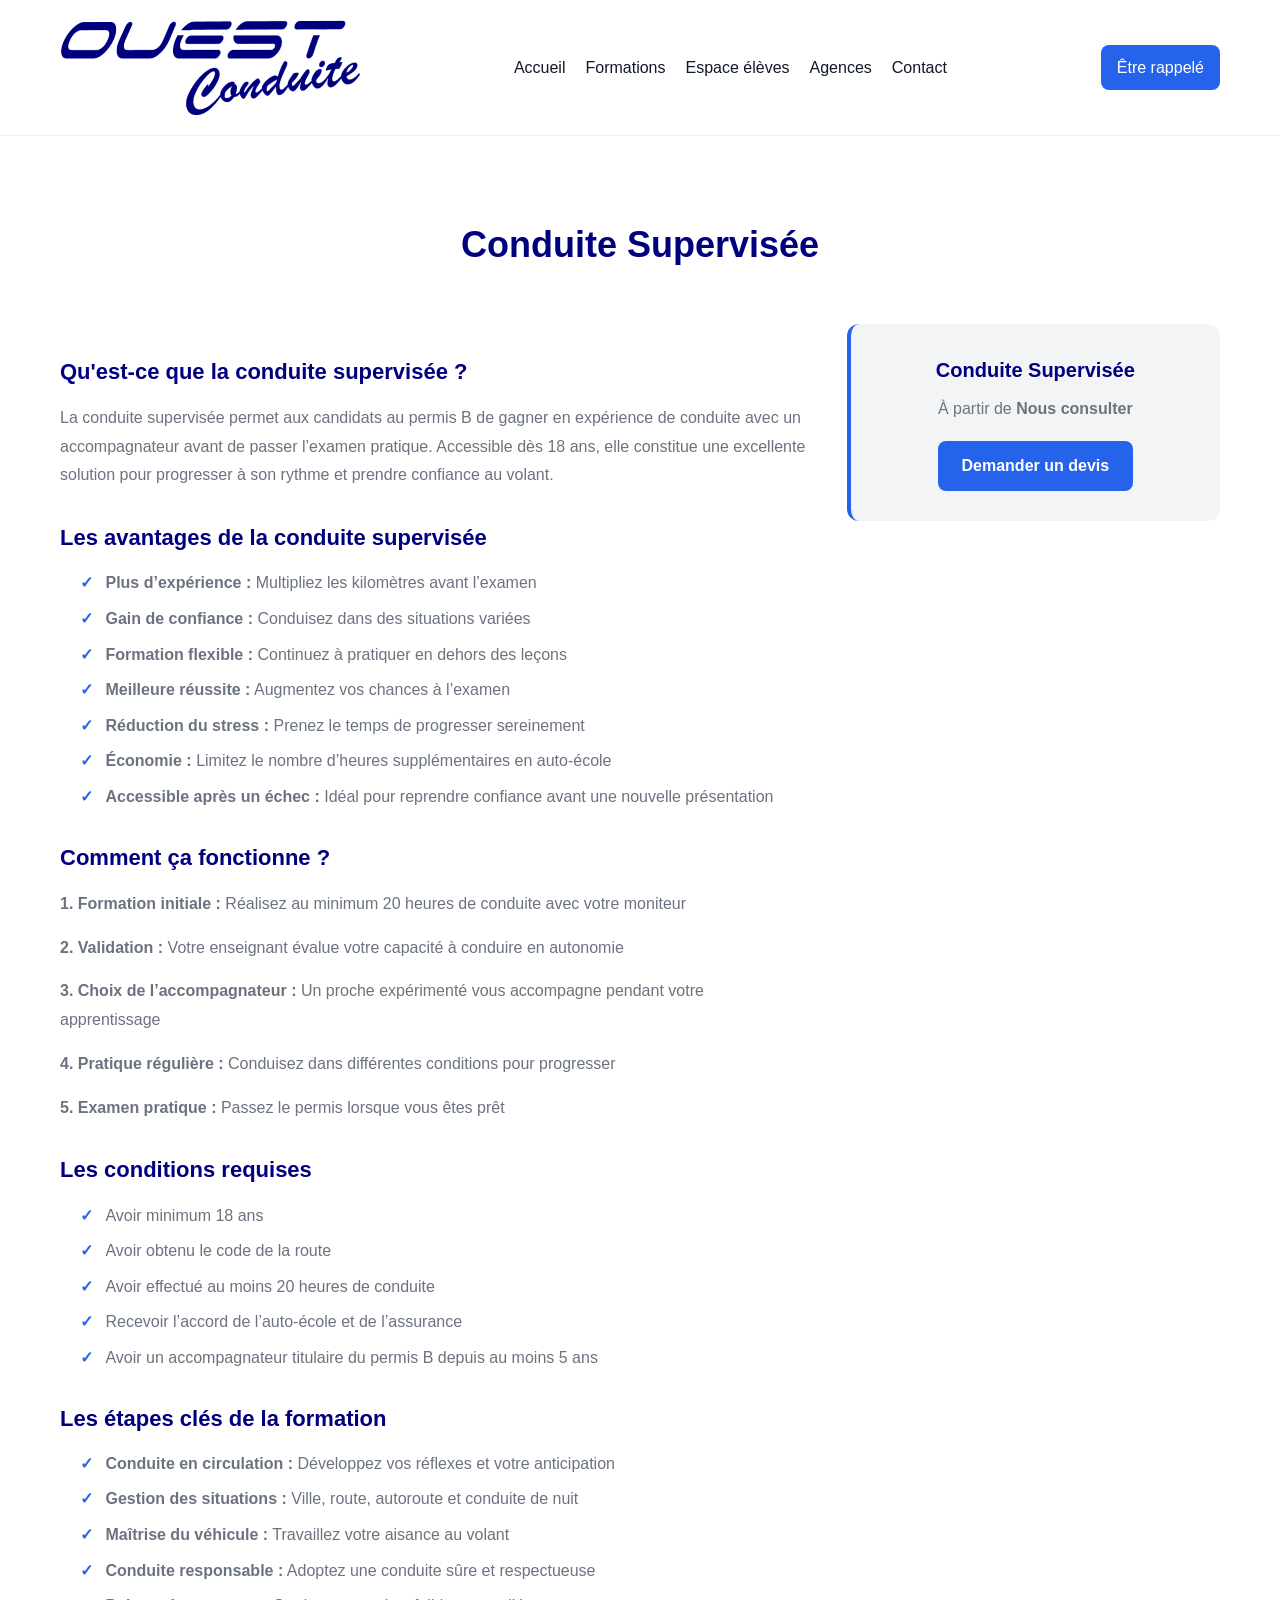
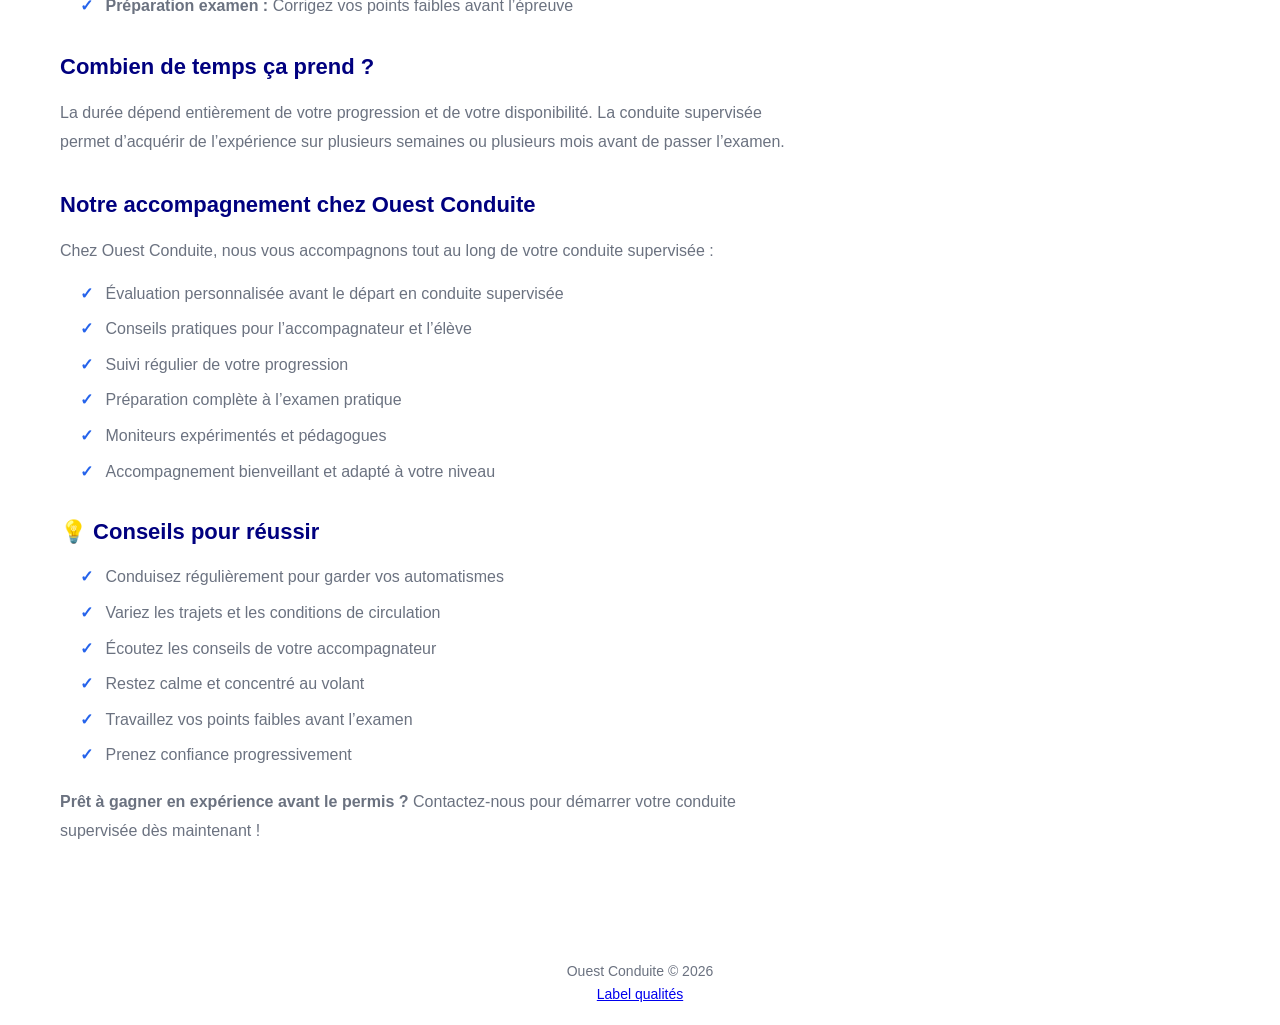
<file: cs.html>
<!DOCTYPE html>
<html lang="en">

<head>
    <meta charset="UTF-8">
    <meta name="viewport" content="width=device-width, initial-scale=1.0">
    <title>Code de la route - Ouest Conduite</title>
    <link rel="stylesheet" href="./css/cs.css">
</head>

<body>
    <!-- NAVBAR -->
    <header class="navbar">
        <img src="./asset/images/LOGO OUEST CONDUITE2.png" alt="logo ouest conduite">


        <nav>
            <a href="index.html">Accueil</a>
            <a href="formations.html">Formations</a>
            <div class="dropdown">
                <a href="espace-eleves.html">Espace élèves</a>
                <div class="submenu">
                    <a href="https://www.prepacode-enpc.fr/">Code en ligne</a>
                    <a href="https://www.sarool.fr/compte/connexion?ReturnUrl=%2Fagenda">Réservation leçon de conduite
                        en ligne</a>
                    <a href="https://www.sarool.fr/compte/connexion?ReturnUrl=%2Fpaiement%2Flibre%2F">Paiement en
                        ligne</a>
                </div>
            </div>
            <a href="agences.html">Agences</a>
            <a href="contact.html">Contact</a>
        </nav>

        <a class="cta" href="contact.html">Être rappelé</a>
    </header>

    <!-- INFO PRINCIPALE -->
    <section class="about-supervisee">
        <h2>Conduite Supervisée</h2>

        <div class="about-content">
            <div class="about-text">

                <h3>Qu'est-ce que la conduite supervisée ?</h3>
                <p>La conduite supervisée permet aux candidats au permis B de gagner en expérience de conduite avec un
                    accompagnateur avant de passer l’examen pratique. Accessible dès 18 ans, elle constitue une
                    excellente solution pour progresser à son rythme et prendre confiance au volant.</p>

                <h3>Les avantages de la conduite supervisée</h3>
                <ul>
                    <li><strong>Plus d’expérience :</strong> Multipliez les kilomètres avant l’examen</li>
                    <li><strong>Gain de confiance :</strong> Conduisez dans des situations variées</li>
                    <li><strong>Formation flexible :</strong> Continuez à pratiquer en dehors des leçons</li>
                    <li><strong>Meilleure réussite :</strong> Augmentez vos chances à l’examen</li>
                    <li><strong>Réduction du stress :</strong> Prenez le temps de progresser sereinement</li>
                    <li><strong>Économie :</strong> Limitez le nombre d’heures supplémentaires en auto-école</li>
                    <li><strong>Accessible après un échec :</strong> Idéal pour reprendre confiance avant une nouvelle
                        présentation</li>
                </ul>

                <h3>Comment ça fonctionne ?</h3>
                <p><strong>1. Formation initiale :</strong> Réalisez au minimum 20 heures de conduite avec votre
                    moniteur</p>
                <p><strong>2. Validation :</strong> Votre enseignant évalue votre capacité à conduire en autonomie</p>
                <p><strong>3. Choix de l’accompagnateur :</strong> Un proche expérimenté vous accompagne pendant votre
                    apprentissage</p>
                <p><strong>4. Pratique régulière :</strong> Conduisez dans différentes conditions pour progresser</p>
                <p><strong>5. Examen pratique :</strong> Passez le permis lorsque vous êtes prêt</p>

                <h3>Les conditions requises</h3>
                <ul>
                    <li>Avoir minimum 18 ans</li>
                    <li>Avoir obtenu le code de la route</li>
                    <li>Avoir effectué au moins 20 heures de conduite</li>
                    <li>Recevoir l’accord de l’auto-école et de l’assurance</li>
                    <li>Avoir un accompagnateur titulaire du permis B depuis au moins 5 ans</li>
                </ul>

                <h3>Les étapes clés de la formation</h3>
                <ul>
                    <li><strong>Conduite en circulation :</strong> Développez vos réflexes et votre anticipation</li>
                    <li><strong>Gestion des situations :</strong> Ville, route, autoroute et conduite de nuit</li>
                    <li><strong>Maîtrise du véhicule :</strong> Travaillez votre aisance au volant</li>
                    <li><strong>Conduite responsable :</strong> Adoptez une conduite sûre et respectueuse</li>
                    <li><strong>Préparation examen :</strong> Corrigez vos points faibles avant l’épreuve</li>
                </ul>

                <h3>Combien de temps ça prend ?</h3>
                <p>La durée dépend entièrement de votre progression et de votre disponibilité. La conduite supervisée
                    permet d’acquérir de l’expérience sur plusieurs semaines ou plusieurs mois avant de passer l’examen.
                </p>

                <h3>Notre accompagnement chez Ouest Conduite</h3>
                <p>Chez Ouest Conduite, nous vous accompagnons tout au long de votre conduite supervisée :</p>
                <ul>
                    <li>Évaluation personnalisée avant le départ en conduite supervisée</li>
                    <li>Conseils pratiques pour l’accompagnateur et l’élève</li>
                    <li>Suivi régulier de votre progression</li>
                    <li>Préparation complète à l’examen pratique</li>
                    <li>Moniteurs expérimentés et pédagogues</li>
                    <li>Accompagnement bienveillant et adapté à votre niveau</li>
                </ul>

                <h3>💡 Conseils pour réussir</h3>
                <ul>
                    <li>Conduisez régulièrement pour garder vos automatismes</li>
                    <li>Variez les trajets et les conditions de circulation</li>
                    <li>Écoutez les conseils de votre accompagnateur</li>
                    <li>Restez calme et concentré au volant</li>
                    <li>Travaillez vos points faibles avant l’examen</li>
                    <li>Prenez confiance progressivement</li>
                </ul>

                <p><strong>Prêt à gagner en expérience avant le permis ?</strong> Contactez-nous pour démarrer votre
                    conduite supervisée dès maintenant !</p>

            </div>

            <div class="about-cta">
                <div class="cta-box">
                    <h4>Conduite Supervisée</h4>
                    <p>À partir de <strong>Nous consulter</strong></p>
                    <a href="contact.html" class="btn-cta">Demander un devis</a>
                </div>
            </div>
        </div>
    </section>

    <!-- FOOTER -->
    <footer>
        <p>Ouest Conduite © 2026</p>
        <a href="label-qualités.html">Label qualités</a>
    </footer>

</body>

</html>
</file>
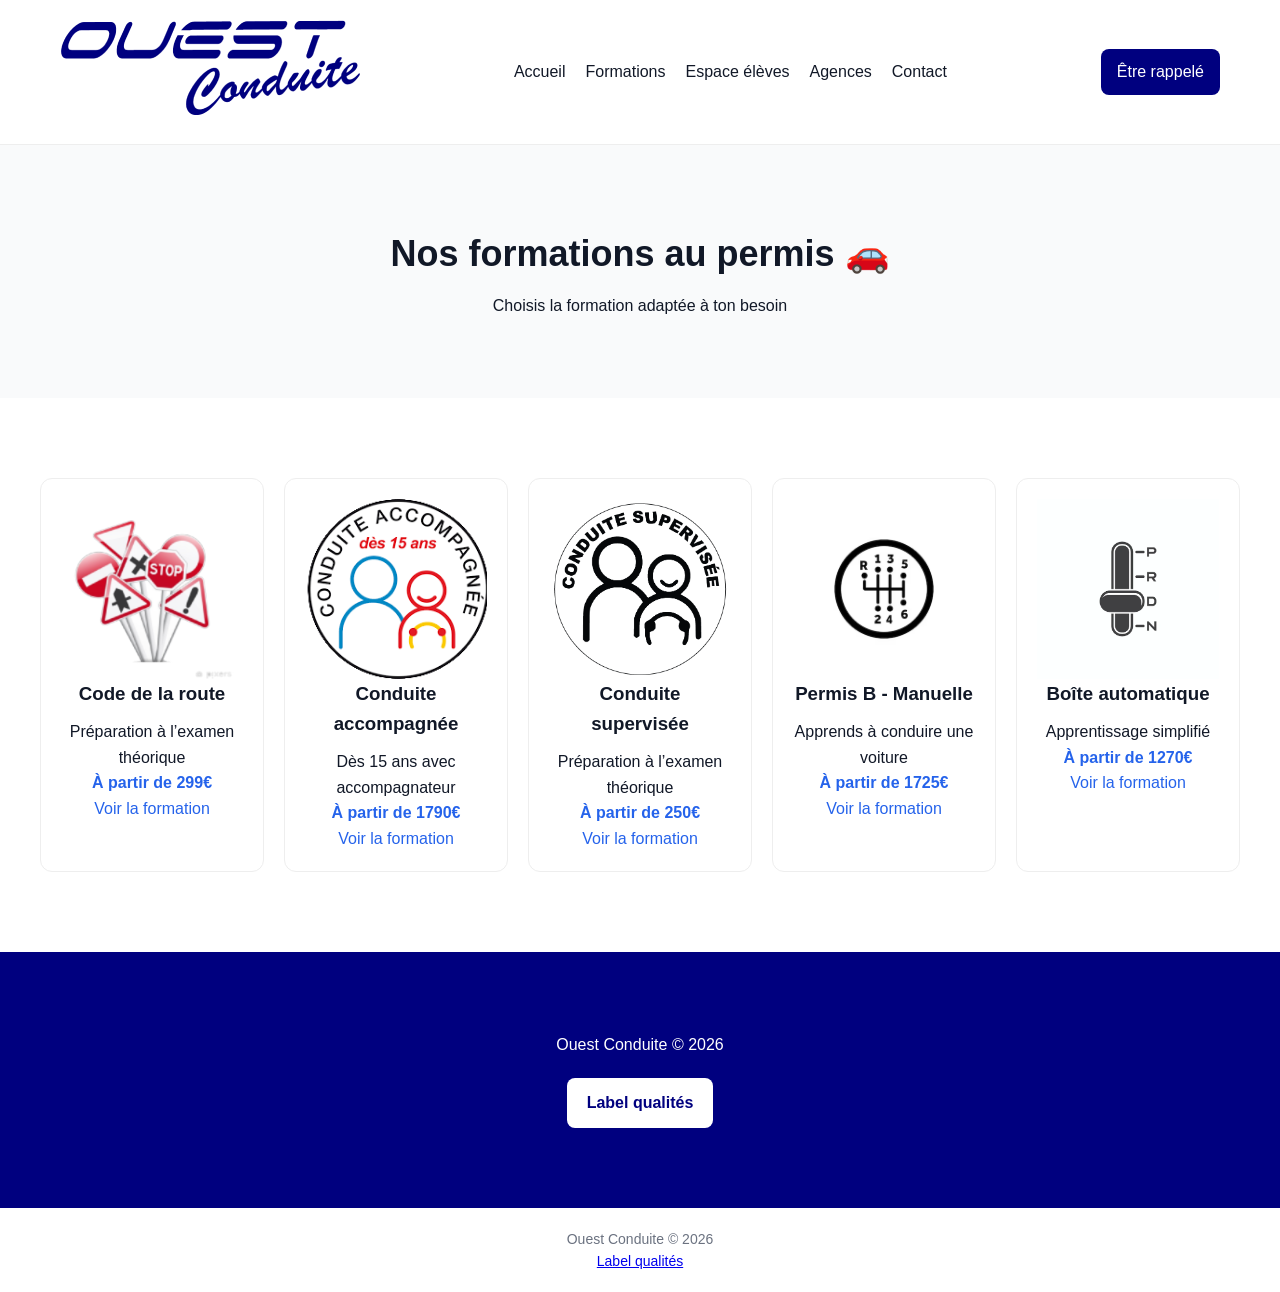
<file: formations.html>
<!DOCTYPE html>
<html lang="en">

<head>
    <meta charset="UTF-8">
    <meta name="viewport" content="width=device-width, initial-scale=1.0">
    <title>Nos formations - Ouest Conduite</title>
    <link rel="stylesheet" href="/css/formations.css">
</head>

<body>
    <!-- NAVBAR -->
    <header class="navbar">
        <div class="logo">
            <img src="/asset/images/LOGO OUEST CONDUITE2.png" alt="logo ouest conduite">
        </div>

        <nav>
            <a href="index.html">Accueil</a>
            <a href="formations.html">Formations</a>
            <div class="dropdown">
                <a href="espace-eleves.html">Espace élèves</a>
                <div class="submenu">
                    <a href="https://www.prepacode-enpc.fr/">Code en ligne</a>
                    <a href="https://www.sarool.fr/compte/connexion?ReturnUrl=%2Fagenda">Réservation leçon de conduite
                        en ligne</a>
                    <a href="https://www.sarool.fr/compte/connexion?ReturnUrl=%2Fpaiement%2Flibre%2F">Paiement en
                        ligne</a>
                </div>
            </div>
            <a href="agences.html">Agences</a>
            <a href="contact.html">Contact</a>
        </nav>

        <a class="cta" href="contact.html">Être rappelé</a>
    </header>

    <!-- HERO PAGE FORMATIONS -->
    <section class="page-hero">
        <h1>Nos formations au permis 🚗</h1>
        <p>Choisis la formation adaptée à ton besoin</p>
    </section>

    <!-- FORMATIONS CARDS -->
    <section class="formations">

        <div class="cards">


            <div class="card">
                <img src="/asset/images/papiers-peints-code-de-la-route-signalisation.jpg.png">
                <h3>Code de la route</h3>
                <p>Préparation à l’examen théorique</p>
                <p class="price">À partir de 299€</p>
                <a href="code.html">Voir la formation</a>
            </div>

            <div class="card">
                <img src="/asset/images/conduite-accompagnee3.png">
                <h3>Conduite accompagnée</h3>
                <p>Dès 15 ans avec accompagnateur</p>
                <p class="price">À partir de 1790€</p>
                <a href="aac.html">Voir la formation</a>
            </div>

            <div class="card">
                <img src="/asset/images/conduite-supervisee.jpeg">
                <h3>Conduite supervisée</h3>
                <p>Préparation à l’examen théorique</p>
                <p class="price">À partir de 250€</p>
                <a href="cs.html">Voir la formation</a>
            </div>

            <div class="card">
                <img src="/asset/images/permis-manu.jpeg">
                <h3>Permis B - Manuelle</h3>
                <p>Apprends à conduire une voiture</p>
                <p class="price">À partir de 1725€</p>
                <a href="permis-b.html">Voir la formation</a>
            </div>

            <div class="card">
                <img src="/asset/images/permis-auto.jpeg">
                <h3>Boîte automatique</h3>
                <p>Apprentissage simplifié</p>
                <p class="price">À partir de 1270€</p>
                <a href="boite-auto.html">Voir la formation</a>
            </div>

        </div>

    </section>

    <!-- CTA -->
    <section class="cta-final">
        <p>Ouest Conduite © 2026</p>
        <a href="label-qualités.html">Label qualités</a>
    </section>

    <!-- FOOTER -->
    <footer>
        <p>Ouest Conduite © 2026</p>
        <a href="label-qualités.html">Label qualités</a>
    </footer>
</body>

</html>
</file>
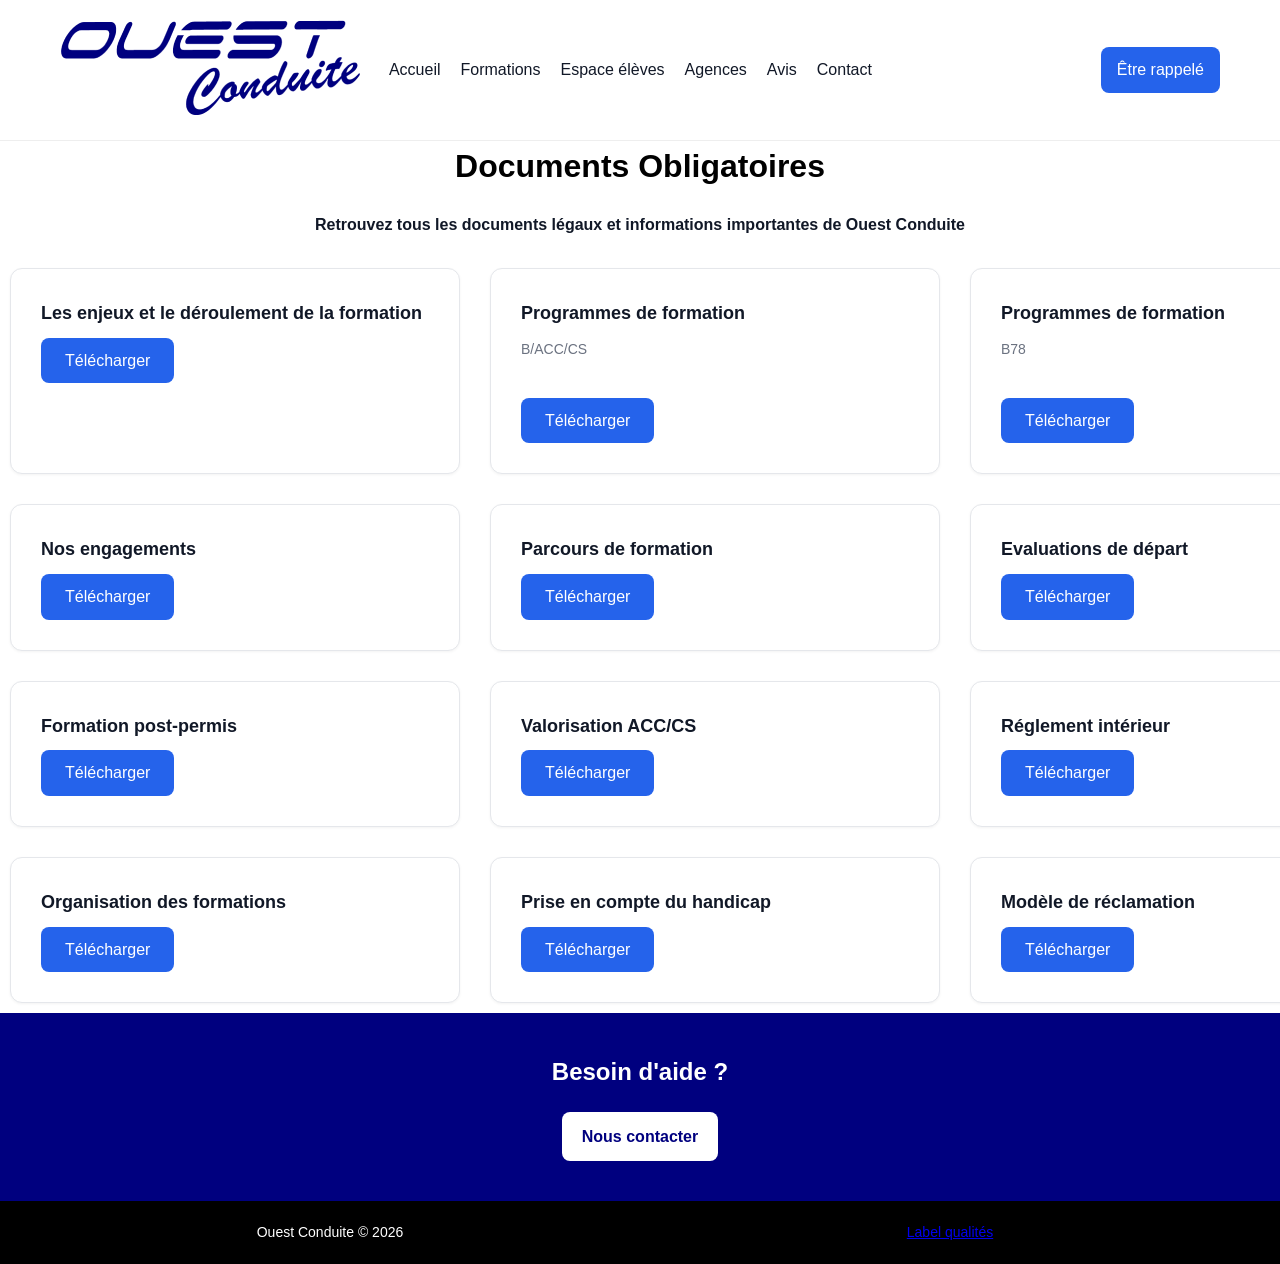
<file: label-qualités.html>
<!DOCTYPE html>
<html lang="en">

<head>
    <meta charset="UTF-8">
    <meta name="viewport" content="width=device-width, initial-scale=1.0">
    <title>Documents Obligatoires - Ouest Conduite</title>
    <link rel="stylesheet" href="css/label-qualités.css">
</head>

<body>
    <!-- 🧭 NAVBAR -->
    <header class="navbar">
        <div class="logo">
            <img src="/asset/images/LOGO OUEST CONDUITE2.png" alt="logo ouest conduite">
        </div>

        <nav>
            <a href="index.html">Accueil</a>
            <a href="formations.html">Formations</a>
            <div class="dropdown">
                <a href="espace-eleves.html">Espace élèves</a>
                <div class="submenu">
                    <a href="https://www.prepacode-enpc.fr/">Code en ligne</a>
                    <a href="https://www.sarool.fr/compte/connexion?ReturnUrl=%2Fagenda">Réservation leçon de conduite
                        en ligne</a>
                    <a href="https://www.sarool.fr/compte/connexion?ReturnUrl=%2Fpaiement%2Flibre%2F">Paiement en
                        ligne</a>
                </div>
            </div>
            <a href="agences.html">Agences</a>
            <a href="avis.html">Avis</a>
            <a href="contact.html">Contact</a>
        </nav>

        <a class="cta" href="contact.html">Être rappelé</a>
    </header>

    <!-- 📄 DOCUMENTS OBLIGATOIRES -->
    <section class="documents-section">
        <h1>Documents Obligatoires</h1>
        <h4>Retrouvez tous les documents légaux et informations importantes de Ouest Conduite</h4>

        <div class="documents-grid">

            <div class="document-card">
                <h3>Les enjeux et le déroulement de la formation</h3>
                <a href="./asset/doc/Modalites-de-suivis-des-formations-B.pdf" target="_blank"
                    class="btn-document">Télécharger</a>
            </div>

            <div class="document-card">
                <h3>Programmes de formation</h3>
                <p>B/ACC/CS</p>
                <a href="./asset/doc/Programme-de-formation-B-AAC-CS.pdf" target="_blank"
                    class="btn-document">Télécharger</a>

            </div>

            <div class="document-card">
                <h3>Programmes de formation</h3>
                <p>B78</p>
                <a href="./asset/doc/Programme-de-formation-B78.pdf" target="_blank"
                    class="btn-document">Télécharger</a>
            </div>

            <div class="document-card">
                <h3>Nos engagements</h3>
                <a href="./asset/doc/NOS-ENGAGEMENTS.pdf" target="_blank" class="btn-document">Télécharger</a>
            </div>

            <div class="document-card">
                <h3>Parcours de formation</h3>
                <a href="./asset/doc/PARCOURS-DE-FORMATION.pdf" target="_blank" class="btn-document">Télécharger</a>
            </div>

            <div class="document-card">
                <h3>Evaluations de départ</h3>
                <a href="./asset/doc/Procede-de-positionnement-et-d_evaluation.pdf" target="_blank"
                    class="btn-document">Télécharger</a>
            </div>

            <div class="document-card">
                <h3>Formation post-permis</h3>
                <a href="./asset/doc/Formation-Post-permis.pdf" target="_blank" class="btn-document">Télécharger</a>
            </div>

            <div class="document-card">
                <h3>Valorisation ACC/CS</h3>
                <a href="./asset/doc/Methodes-alternatives-B78AACCS.pdf" target="_blank"
                    class="btn-document">Télécharger</a>
            </div>

            <div class="document-card">
                <h3>Réglement intérieur</h3>
                <a href="./asset/doc/CRITERE-1.3-REGLEMENT-INTERIEUR.pdf" target="_blank"
                    class="btn-document">Télécharger</a>
            </div>

            <div class="document-card">
                <h3>Organisation des formations</h3>
                <a href="./asset/doc/CRITERE-3.1-MODALITE-ORGANISATION-DES-FORMATIONS.pdf" target="_blank"
                    class="btn-document">Télécharger</a>
            </div>

            <div class="document-card">
                <h3>Prise en compte du handicap</h3>
                <a href="./asset/doc/Modalites-de-prise-en-compte-du-handicap.pdf" target="_blank"
                    class="btn-document">Télécharger</a>
            </div>

            <div class="document-card">
                <h3>Modèle de réclamation</h3>
                <a href="./asset/doc/CRITERE-7.4-MODELE-RECLAMATION.pdf" target="_blank"
                    class="btn-document">Télécharger</a>
            </div>

        </div>

    </section>

    <!-- 🚀 CTA FINAL -->
    <section class="cta-final">
        <h2>Besoin d'aide ?</h2>
        <a href="contact.html">Nous contacter</a>
    </section>

    <footer>
        <p>Ouest Conduite © 2026</p>
        <a href="label-qualités.html">Label qualités</a>
    </footer>

</body>

</html>
</file>
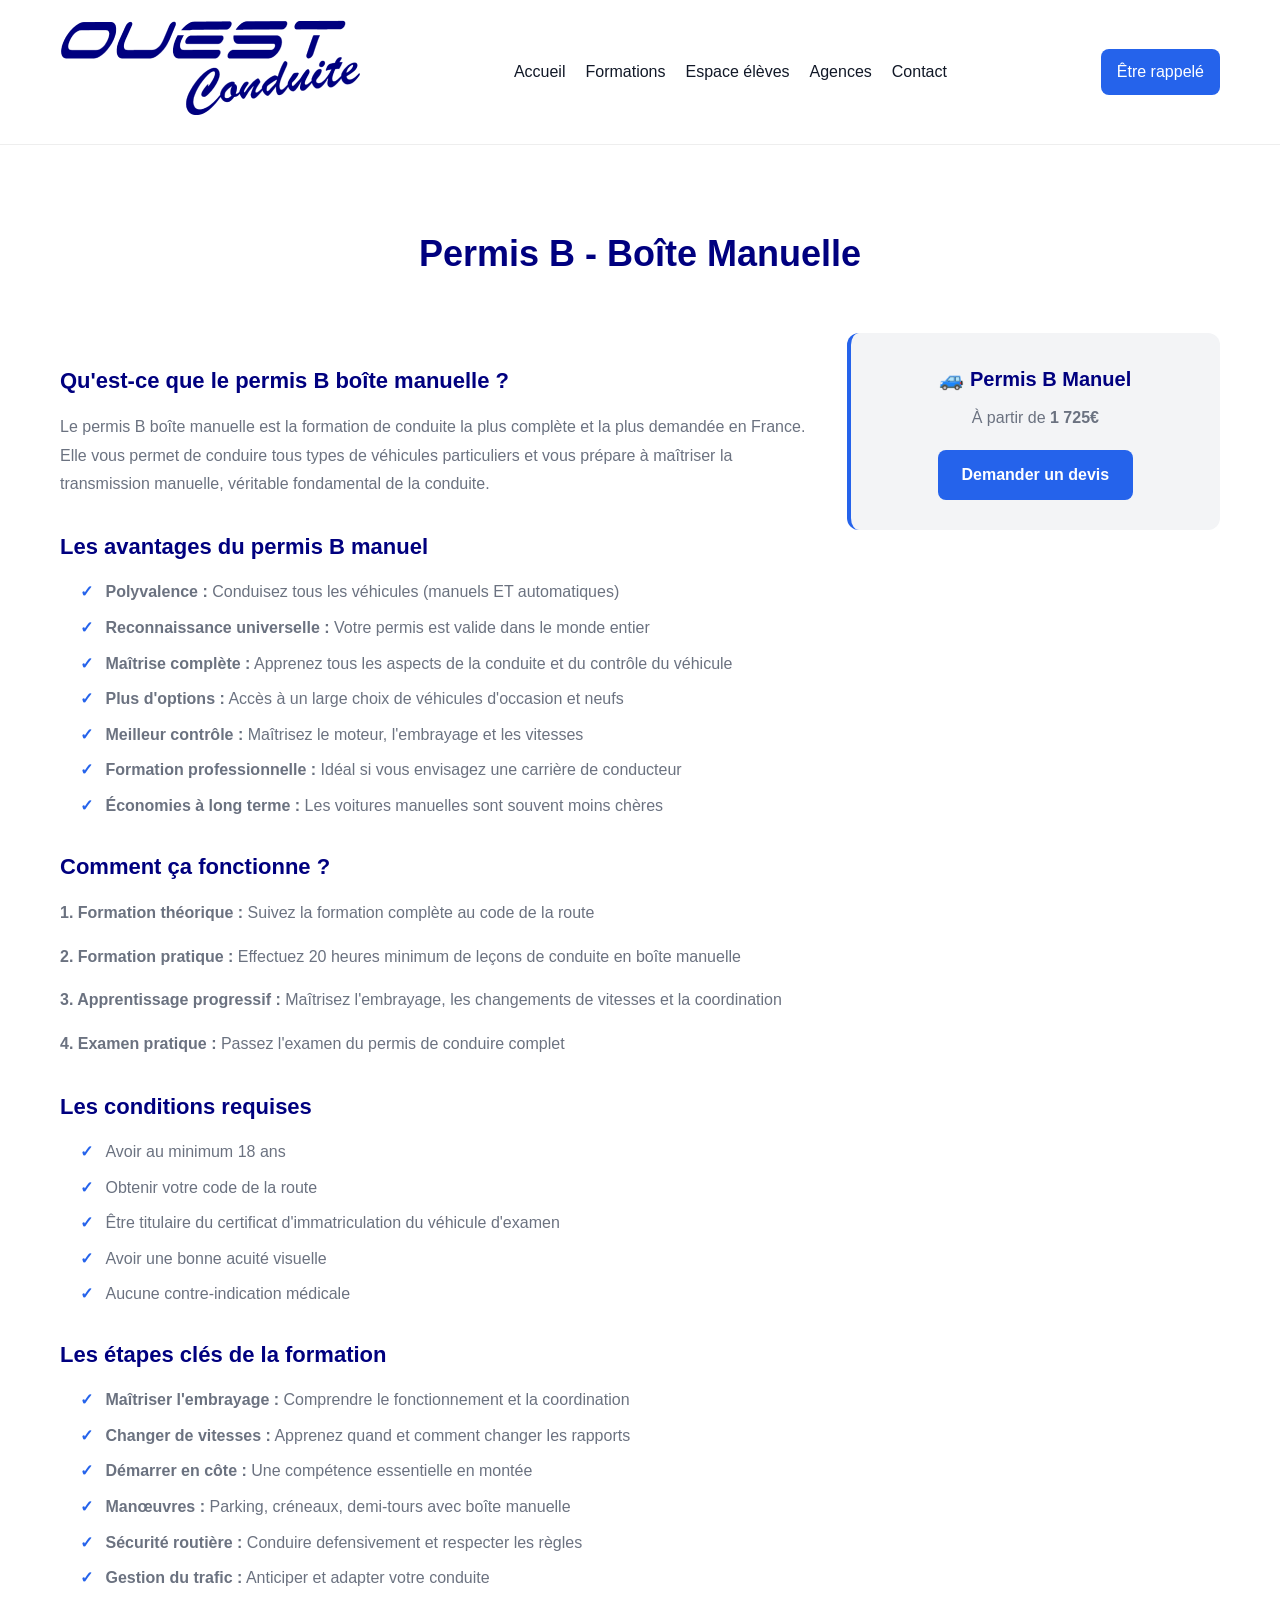
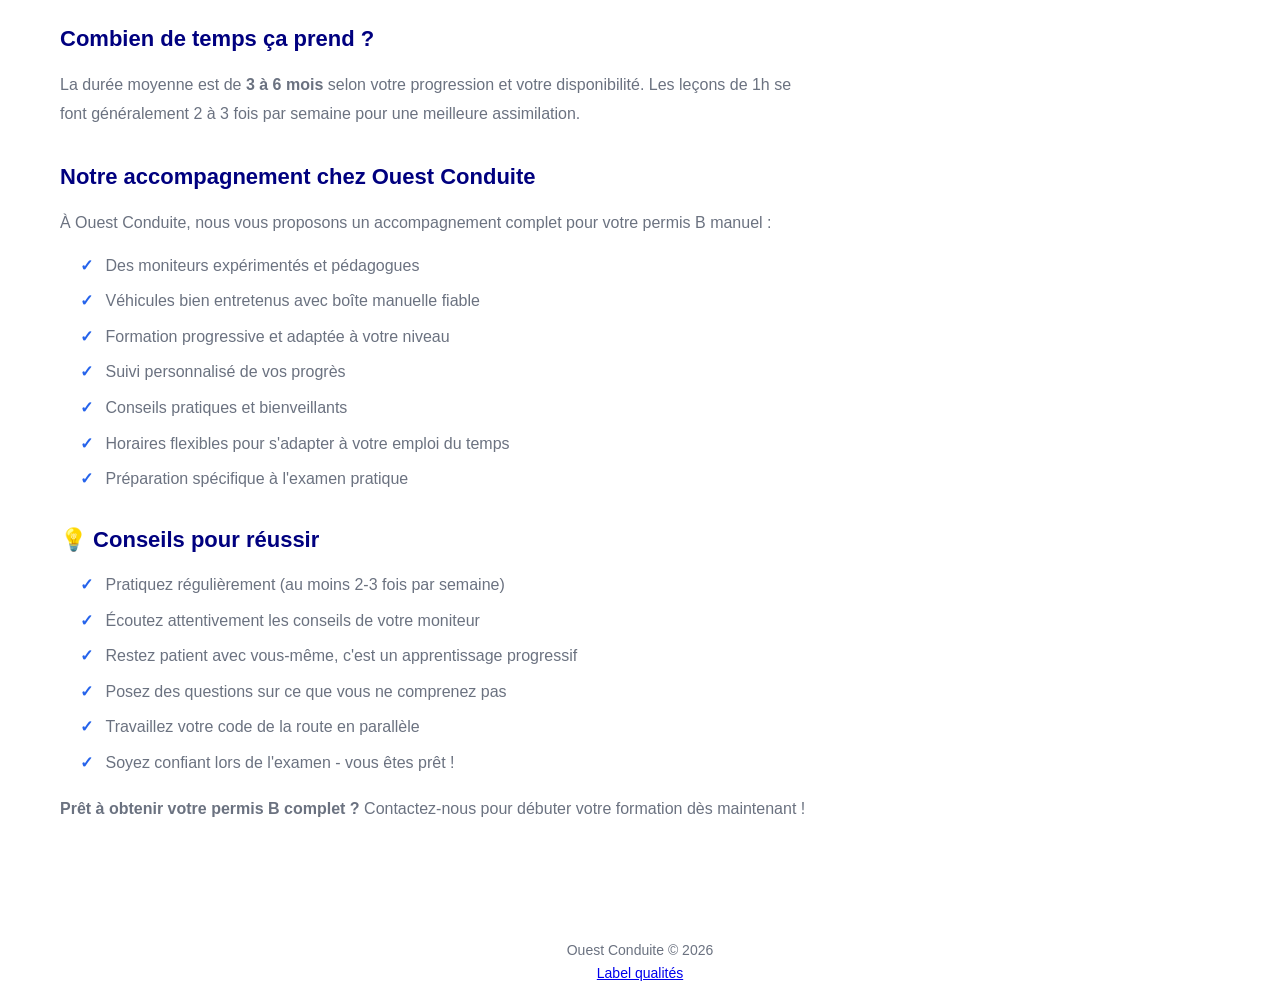
<file: permis-b.html>
<!DOCTYPE html>
<html lang="en">

<head>
    <meta charset="UTF-8">
    <meta name="viewport" content="width=device-width, initial-scale=1.0">
    <title>Permis b - Ouest Conduite</title>
    <link rel="stylesheet" href="./css/permis-b.css">
</head>

<body>
    <!-- NAVBAR -->
    <header class="navbar">
        <div class="logo">
            <img src="/asset/images/LOGO OUEST CONDUITE2.png" alt="logo ouest conduite">
        </div>

        <nav>
            <a href="index.html">Accueil</a>
            <a href="formations.html">Formations</a>
            <div class="dropdown">
                <a href="espace-eleves.html">Espace élèves</a>
                <div class="submenu">
                    <a href="https://www.prepacode-enpc.fr/">Code en ligne</a>
                    <a href="https://www.sarool.fr/compte/connexion?ReturnUrl=%2Fagenda">Réservation leçon de conduite
                        en ligne</a>
                    <a href="https://www.sarool.fr/compte/connexion?ReturnUrl=%2Fpaiement%2Flibre%2F">Paiement en
                        ligne</a>
                </div>
            </div>
            <a href="agences.html">Agences</a>
            <a href="contact.html">Contact</a>
        </nav>

        <a class="cta" href="contact.html">Être rappelé</a>
    </header>

    <!-- INFO PRINCIPALE -->
    <section class="about-permis-b">
        <h2>Permis B - Boîte Manuelle</h2>

        <div class="about-content">
            <div class="about-text">
                <h3>Qu'est-ce que le permis B boîte manuelle ?</h3>
                <p>Le permis B boîte manuelle est la formation de conduite la plus complète et la plus demandée en
                    France. Elle vous permet de conduire tous types de véhicules particuliers et vous prépare à
                    maîtriser la transmission manuelle, véritable fondamental de la conduite.</p>

                <h3>Les avantages du permis B manuel</h3>
                <ul>
                    <li><strong>Polyvalence :</strong> Conduisez tous les véhicules (manuels ET automatiques)</li>
                    <li><strong>Reconnaissance universelle :</strong> Votre permis est valide dans le monde entier</li>
                    <li><strong>Maîtrise complète :</strong> Apprenez tous les aspects de la conduite et du contrôle du
                        véhicule</li>
                    <li><strong>Plus d'options :</strong> Accès à un large choix de véhicules d'occasion et neufs</li>
                    <li><strong>Meilleur contrôle :</strong> Maîtrisez le moteur, l'embrayage et les vitesses</li>
                    <li><strong>Formation professionnelle :</strong> Idéal si vous envisagez une carrière de conducteur
                    </li>
                    <li><strong>Économies à long terme :</strong> Les voitures manuelles sont souvent moins chères</li>
                </ul>

                <h3>Comment ça fonctionne ?</h3>
                <p><strong>1. Formation théorique :</strong> Suivez la formation complète au code de la route</p>
                <p><strong>2. Formation pratique :</strong> Effectuez 20 heures minimum de leçons de conduite en boîte
                    manuelle</p>
                <p><strong>3. Apprentissage progressif :</strong> Maîtrisez l'embrayage, les changements de vitesses et
                    la coordination</p>
                <p><strong>4. Examen pratique :</strong> Passez l'examen du permis de conduire complet</p>

                <h3>Les conditions requises</h3>
                <ul>
                    <li>Avoir au minimum 18 ans</li>
                    <li>Obtenir votre code de la route</li>
                    <li>Être titulaire du certificat d'immatriculation du véhicule d'examen</li>
                    <li>Avoir une bonne acuité visuelle</li>
                    <li>Aucune contre-indication médicale</li>
                </ul>

                <h3>Les étapes clés de la formation</h3>
                <ul>
                    <li><strong>Maîtriser l'embrayage :</strong> Comprendre le fonctionnement et la coordination</li>
                    <li><strong>Changer de vitesses :</strong> Apprenez quand et comment changer les rapports</li>
                    <li><strong>Démarrer en côte :</strong> Une compétence essentielle en montée</li>
                    <li><strong>Manœuvres :</strong> Parking, créneaux, demi-tours avec boîte manuelle</li>
                    <li><strong>Sécurité routière :</strong> Conduire defensivement et respecter les règles</li>
                    <li><strong>Gestion du trafic :</strong> Anticiper et adapter votre conduite</li>
                </ul>

                <h3>Combien de temps ça prend ?</h3>
                <p>La durée moyenne est de <strong>3 à 6 mois</strong> selon votre progression et votre disponibilité.
                    Les leçons de 1h se font généralement 2 à 3 fois par semaine pour une meilleure assimilation.</p>

                <h3>Notre accompagnement chez Ouest Conduite</h3>
                <p>À Ouest Conduite, nous vous proposons un accompagnement complet pour votre permis B manuel :</p>
                <ul>
                    <li>Des moniteurs expérimentés et pédagogues</li>
                    <li>Véhicules bien entretenus avec boîte manuelle fiable</li>
                    <li>Formation progressive et adaptée à votre niveau</li>
                    <li>Suivi personnalisé de vos progrès</li>
                    <li>Conseils pratiques et bienveillants</li>
                    <li>Horaires flexibles pour s'adapter à votre emploi du temps</li>
                    <li>Préparation spécifique à l'examen pratique</li>
                </ul>

                <h3>💡 Conseils pour réussir</h3>
                <ul>
                    <li>Pratiquez régulièrement (au moins 2-3 fois par semaine)</li>
                    <li>Écoutez attentivement les conseils de votre moniteur</li>
                    <li>Restez patient avec vous-même, c'est un apprentissage progressif</li>
                    <li>Posez des questions sur ce que vous ne comprenez pas</li>
                    <li>Travaillez votre code de la route en parallèle</li>
                    <li>Soyez confiant lors de l'examen - vous êtes prêt !</li>
                </ul>

                <p><strong>Prêt à obtenir votre permis B complet ?</strong> Contactez-nous pour débuter votre formation
                    dès maintenant !</p>
            </div>

            <div class="about-cta">
                <div class="cta-box">
                    <h4>🚙 Permis B Manuel</h4>
                    <p>À partir de <strong>1 725€</strong></p>
                    <a href="contact.html" class="btn-cta">Demander un devis</a>
                </div>
            </div>
        </div>
    </section>

    <!-- FOOTER -->
    <footer>
        <p>Ouest Conduite © 2026</p>
        <a href="label-qualités.html">Label qualités</a>
    </footer>
</body>

</html>
</file>
<file: css/styles.css>
* {
    margin: 0;
    padding: 0;
    box-sizing: border-box;
    font-family: "Inter", Arial, sans-serif;
}

body {
    color: #111827;
    background: #ffffff;
    line-height: 1.6;
}

/* ================= NAVBAR ================= */
.navbar {
    display: flex;
    justify-content: space-between;
    align-items: center;
    padding: 20px 60px;
    background: white;
    border-bottom: 1px solid #eee;
    position: sticky;
    top: 0;
}

.navbar .logo {
    font-size: 10px;
    font-weight: bold;
    width: 100px;
    height: auto;
}

.navbar nav {
    display: flex;
    gap: 20px;
}

.navbar nav a {
    text-decoration: none;
    color: #111827;
    font-weight: 500;
    transition: 0.2s;
}

.navbar nav a:hover {
    color: #2563eb;
}

.cta {
    background: #2563eb;
    color: white;
    padding: 10px 16px;
    border-radius: 8px;
    text-decoration: none;
}

/* important */
.navbar nav {
    display: flex;
    gap: 20px;
    align-items: center;
}

/* parent */
.dropdown {
    position: relative;
}

/* sous-menu caché */
.submenu {
    position: absolute;
    top: 100%;
    left: 0;
    background: white;
    display: none;
    flex-direction: column;
    min-width: 180px;
    border-radius: 8px;
    box-shadow: 0 10px 20px rgba(0, 0, 0, 0.1);
    overflow: hidden;
}

/* liens submenu */
.submenu a {
    padding: 10px 15px;
    text-decoration: none;
    color: #111;
    display: block;
}

.submenu a:hover {
    background: #f3f4f6;
}

/* hover */
.dropdown:hover .submenu {
    display: block;
}

/* ================= HERO ================= */
.hero {
    display: grid;
    grid-template-columns: 1fr 1fr;
    /* width: 50%; */
    align-items: center;
    padding: 80px;
    color: #00007f;
    place-items: center;

    /* background:
        linear-gradient(to right, rgba(0, 0, 0, 0.7), rgba(0, 0, 0, 0.2)),
        url("/asset/images/ouest-conduite.png") center/cover no-repeat; */
}

/* contenu */
.hero-content {
    max-width: 500px;
}


.hero h1 {
    font-size: 40px;
    margin-bottom: 10px;
}

.hero p {
    font-size: 16px;
    margin-bottom: 30px;
    color: #6b7280;
}

.hero .buttons a {
    display: inline-block;
    margin: 10px;
    padding: 12px 20px;
    border-radius: 8px;
    text-decoration: none;
}

.hero .buttons a:first-child {
    background: #2563eb;
    color: white;
}

.hero .buttons a:last-child {
    border: 2px solid #2563eb;
    color: #2563eb;
}

/* ================= FORMATIONS ================= */
.formations {
    padding: 80px 20px;
    text-align: center;
}

.formations h2 {
    font-size: 32px;
    margin-bottom: 40px;
}

.cards {
    display: grid;
    grid-template-columns: repeat(4, 1fr);
    gap: 20px;
    max-width: 1200px;
    margin: auto;
}

.card {
    padding: 20px;
    border: 1px solid #eee;
    border-radius: 12px;
    transition: 0.3s;
    background: white;
}

.card:hover {
    transform: translateY(-5px);
    box-shadow: 0 10px 20px rgba(0, 0, 0, 0.05);
}

/* IMAGE DANS LA CARD */
.card img {
    width: 100%;
    height: 180px;
    object-fit: cover;
    display: block;
}

.card h3 {
    margin-bottom: 10px;
    font-size: 17px;
}

.card a {
    color: #2563eb;
    text-decoration: none;
    font-weight: 500;
}

.card p {
    color: black;
    margin-bottom: 15px;
}



/* ================= AGENCES ================= */
.agences {
    display: grid;
    grid-template-columns: repeat(2, 1fr);
    gap: 10px;
    padding: 80px 20px;
    text-align: center;
}

.agences h2 {
    font-size: 32px;
    margin-bottom: 40px;
    text-align: center;
    grid-column: span 2;
}

.agences p {
    font-size: 20px;
    color: #00007f;
    margin-bottom: 20px;
}

.agences a {
    color: #2563eb;
    text-decoration: none;
    font-weight: 500;
    text-align: center;
    grid-column: span 2;
}

.map {
    padding: 30px 10px;
    text-align: center;
}

.map iframe {
    border-radius: 12px;
    margin-top: 20px;
}

/* ================= PREUVE SOCIALE ================= */
.preuve-sociale {
    display: grid;
    grid-template-columns: repeat(2, 1fr);
    gap: 20px;
    padding: 80px 20px;
    text-align: center;
    min-height: 100vh;
    place-items: center;
}

.preuve-sociale h2 {
    font-size: 32px;
    margin-bottom: 40px;
    text-align: center;
    grid-column: span 2;
}

.proof {
    text-align: center;
    padding: 40px 20px;
    background: white;

}

.proof p {
    margin: 5px 0;
    font-weight: 500;
}

.proof .logos {
    margin-top: 15px;
    display: flex;
    justify-content: center;
    gap: 20px;
}

.proof img {
    height: 40px;
    opacity: 0.7;
}

/* ================= AVIS ================= */

/* SECTION AVIS */
.reviews {
    padding: 80px 20px;
    text-align: center;
    background: white;

    border: #00007f;
}

/* CONTAINER */
.reviews-container {
    display: flex;
    justify-content: center;
    gap: 20px;
    flex-wrap: wrap;
}

/* CARD */
.review-card {
    background: white;
    padding: 25px;
    border-radius: 16px;
    max-width: 300px;
    /* box-shadow: 0 10px 25px rgba(0, 0, 0, 0.05); */
    transition: 0.3s;
    text-align: left;
}

/* HOVER */
.review-card:hover {
    transform: translateY(-8px);
}

/* TEXTE */
.review-card p {
    font-size: 15px;
    color: #6b7280;
    margin-bottom: 15px;
}

/* ÉTOILES */
.review-card .stars {
    color: #fbbf24;
    font-size: 18px;
    margin-bottom: 10px;
}

/* SOURCE */
.review-card .source {
    font-size: 13px;
    color: #6b7280;
}

/* BOUTON VROOMVROOM */
.reviews-link {
    margin-top: 40px;
}

.reviews-link a {
    display: inline-block;
    padding: 12px 20px;
    border-radius: 10px;
    background: #2563eb;
    color: white;
    text-decoration: none;
    font-weight: bold;
    transition: 0.3s;
}

.reviews-link a:hover {
    background: #1d4ed8;
}

.carousel {
    overflow: hidden;
    max-width: 350px;
    margin: auto;
}

.slides {
    display: flex;
    transition: transform 0.5s ease;
}

/* IMPORTANT */
.review-card {
    min-width: 100%;
    flex-shrink: 0;
}

/* ================= CTA FINAL ================= */
.cta-final {
    padding: 80px 20px;
    text-align: center;
    background: #00007f;
    color: white;
}

.cta-final a {
    display: inline-block;
    margin-top: 20px;
    background: white;
    color: #00007f;
    padding: 12px 20px;
    border-radius: 8px;
    text-decoration: none;
    font-weight: bold;
}



/* ================= FOOTER ================= */
footer {
    display: grid;
    grid-template-columns: repeat(2, 1fr);
    text-align: center;
    padding: 20px;
    font-size: 14px;
    color: white;
    background: black;
}

/* ================= RESPONSIVE ================= */
@media (max-width: 768px) {

    .navbar {
        flex-direction: column;
        gap: 10px;
    }

    .hero h1 {
        font-size: 32px;
    }

    .navbar nav {
        flex-wrap: wrap;
        justify-content: center;
    }
}
</file>
<file: css/aac.css>
* {
    margin: 0;
    padding: 0;
    box-sizing: border-box;
    font-family: "Inter", Arial, sans-serif;
}

body {
    color: #111827;
    background: #ffffff;
    line-height: 1.6;
}

/* ================= NAVBAR ================= */
.navbar {
    display: flex;
    justify-content: space-between;
    align-items: center;
    padding: 20px 60px;
    background: white;
    border-bottom: 1px solid #eee;
    position: sticky;
    top: 0;
}

.navbar .logo {
    font-size: 20px;
    font-weight: bold;
    color: #2563eb;
}

.navbar nav {
    display: flex;
    gap: 20px;
}

.navbar nav a {
    text-decoration: none;
    color: #111827;
    font-weight: 500;
    transition: 0.2s;
}

.navbar nav a:hover {
    color: #2563eb;
}

.cta {
    background: #2563eb;
    color: white;
    padding: 10px 16px;
    border-radius: 8px;
    text-decoration: none;
}

/* ================= HERO ================= */
.hero {
    text-align: center;
    padding: 100px 20px;
    background: linear-gradient(to bottom, #eff6ff, white);
}

.hero h1 {
    font-size: 48px;
    margin-bottom: 10px;
}

.hero p {
    font-size: 18px;
    margin-bottom: 30px;
    color: #6b7280;
}

.hero .buttons a {
    display: inline-block;
    margin: 10px;
    padding: 12px 20px;
    border-radius: 8px;
    text-decoration: none;
}

.hero .buttons a:first-child {
    background: #2563eb;
    color: white;
}

.hero .buttons a:last-child {
    border: 2px solid #2563eb;
    color: #2563eb;
}

.page-hero {
    text-align: center;
    padding: 80px 20px;
    background: #f9fafb
}

.page-hero h1 {
    font-size: 36px;
    margin-bottom: 10px;
}

.price {
    font-size: 24px;
    font-weight: bold;
    color: #2563eb;
}


/* ================= ABOUT AAC ================= */
.about-aac {
    padding: 80px 20px;
    max-width: 1200px;
    margin: auto;
}

.about-aac h2 {
    font-size: 36px;
    text-align: center;
    margin-bottom: 50px;
    color: #00007f;
}

.about-content {
    display: grid;
    grid-template-columns: 2fr 1fr;
    gap: 40px;
    align-items: start;
}

.about-text h3 {
    font-size: 22px;
    margin-top: 30px;
    margin-bottom: 15px;
    color: #00007f;
}

.about-text p {
    font-size: 16px;
    line-height: 1.8;
    margin-bottom: 15px;
    color: #6b7280;
}

.about-text ul {
    list-style: none;
    margin-left: 20px;
    margin-bottom: 20px;
}

.about-text li {
    margin-bottom: 10px;
    font-size: 16px;
    color: #6b7280;
}

.about-text li:before {
    content: "✓ ";
    color: #2563eb;
    font-weight: bold;
    margin-right: 8px;
}

.cta-box {
    background: #f3f4f6;
    padding: 30px;
    border-radius: 12px;
    text-align: center;
    border-left: 4px solid #2563eb;
}

.cta-box h4 {
    font-size: 20px;
    margin-bottom: 10px;
    color: #00007f;
}

.cta-box p {
    margin-bottom: 20px;
    color: #6b7280;
}

.btn-cta {
    display: inline-block;
    background: #2563eb;
    color: white;
    padding: 12px 24px;
    border-radius: 8px;
    text-decoration: none;
    font-weight: bold;
    transition: 0.3s;
}

.btn-cta:hover {
    background: #1d4ed8;
}

/* ================= FOOTER ================= */
footer {
    text-align: center;
    padding: 20px;
    font-size: 14px;
    color: #6b7280;
}

/* ================= RESPONSIVE ================= */
@media (max-width: 768px) {

    .navbar {
        flex-direction: column;
        gap: 10px;
    }

    .hero h1 {
        font-size: 32px;
    }

    .navbar nav {
        flex-wrap: wrap;
        justify-content: center;
    }

    .about-content {
        grid-template-columns: 1fr;
    }

    .about-aac h2 {
        font-size: 28px;
    }
}
</file>
<file: css/agences.css>
* {
    margin: 0;
    padding: 0;
    box-sizing: border-box;
    font-family: "Inter", Arial, sans-serif;
}

body {
    color: #111827;
    background: #ffffff;
    line-height: 1.6;
}

/* ================= NAVBAR ================= */
.navbar {
    display: flex;
    justify-content: space-between;
    align-items: center;
    padding: 20px 60px;
    background: white;
    border-bottom: 1px solid #eee;
    position: sticky;
    top: 0;
}

.navbar .logo {
    font-size: 20px;
    font-weight: bold;
    color: #2563eb;
}

.navbar nav {
    display: flex;
    gap: 20px;
}

.navbar nav a {
    text-decoration: none;
    color: #111827;
    font-weight: 500;
    transition: 0.2s;
}

.navbar nav a:hover {
    color: #2563eb;
}

.cta {
    background: #00007f;
    color: white;
    padding: 10px 16px;
    border-radius: 8px;
    text-decoration: none;
}

/* important */
.navbar nav {
    display: flex;
    gap: 20px;
    align-items: center;
}

/* parent */
.dropdown {
    position: relative;
}

/* sous-menu caché */
.submenu {
    position: absolute;
    top: 100%;
    left: 0;
    background: white;
    display: none;
    flex-direction: column;
    min-width: 180px;
    border-radius: 8px;
    box-shadow: 0 10px 20px rgba(0, 0, 0, 0.1);
    overflow: hidden;
}

/* liens submenu */
.submenu a {
    padding: 10px 15px;
    text-decoration: none;
    color: #111;
    display: block;
}

.submenu a:hover {
    background: #f3f4f6;
}

/* hover */
.dropdown:hover .submenu {
    display: block;
}

/* ======== Agences ======== */

.agences {
    padding: 80px 20px;
    background: #f9fafb;
    text-align: center;
}

.agences h2 {
    font-size: 36px;
    margin-bottom: 10px;
    color: #333;
}

.agences .intro {
    font-size: 16px;
    color: #666;
    margin-bottom: 50px;
}

.agences-grid {
    display: grid;
    grid-template-columns: repeat(auto-fit, minmax(300px, 1fr));
    gap: 30px;
    max-width: 1200px;
    margin: 0 auto;
}

.agence-card {
    background: white;
    border-radius: 12px;
    overflow: hidden;
    box-shadow: 0 4px 12px rgba(0, 0, 0, 0.1);
    transition: transform 0.3s, box-shadow 0.3s;
}

.agence-card:hover {
    transform: translateY(-5px);
    box-shadow: 0 8px 20px rgba(0, 0, 0, 0.15);
}

.agence-card img {
    width: 100%;
    height: 400px;
    object-fit: cover;
}

.agence-content {
    padding: 25px;
    text-align: left;
}

.agence-content h3 {
    font-size: 22px;
    margin-bottom: 15px;
    color: #333;
}

.agence-content p {
    margin: 10px 0;
    font-size: 14px;
    color: #666;
    line-height: 1.6;
}

.adresse {
    font-weight: 500;
    color: #333;
}

.horaires {
    background: #f0f0f0;
    padding: 12px;
    border-radius: 8px;
    font-size: 13px;
    margin: 15px 0;
}

.btn-contact {
    display: inline-block;
    margin-top: 15px;
    padding: 12px 30px;
    background: #007bff;
    color: white;
    text-decoration: none;
    border-radius: 6px;
    transition: background 0.3s;
    font-weight: 500;
}

.btn-contact:hover {
    background: #0056b3;

}

/* Responsive */
@media (max-width: 768px) {
    .agences {
        padding: 50px 15px;
    }

    .agences h2 {
        font-size: 28px;
    }

    .agences-grid {
        grid-template-columns: 1fr;
    }
}
</file>
<file: css/boite-auto.css>
* {
    margin: 0;
    padding: 0;
    box-sizing: border-box;
    font-family: "Inter", Arial, sans-serif;
}

body {
    color: #111827;
    background: #ffffff;
    line-height: 1.6;
}

/* ================= NAVBAR ================= */
.navbar {
    display: flex;
    justify-content: space-between;
    align-items: center;
    padding: 20px 60px;
    background: white;
    border-bottom: 1px solid #eee;
    position: sticky;
    top: 0;
}

.navbar .logo {
    font-size: 20px;
    font-weight: bold;
    color: #2563eb;
}

.navbar nav {
    display: flex;
    gap: 20px;
}

.navbar nav a {
    text-decoration: none;
    color: #111827;
    font-weight: 500;
    transition: 0.2s;
}

.navbar nav a:hover {
    color: #2563eb;
}

.cta {
    background: #2563eb;
    color: white;
    padding: 10px 16px;
    border-radius: 8px;
    text-decoration: none;
}

/* important */
.navbar nav {
    display: flex;
    gap: 20px;
    align-items: center;
}

/* parent */
.dropdown {
    position: relative;
}

/* sous-menu caché */
.submenu {
    position: absolute;
    top: 100%;
    left: 0;
    background: white;
    display: none;
    flex-direction: column;
    min-width: 180px;
    border-radius: 8px;
    box-shadow: 0 10px 20px rgba(0, 0, 0, 0.1);
    overflow: hidden;
}

/* liens submenu */
.submenu a {
    padding: 10px 15px;
    text-decoration: none;
    color: #111;
    display: block;
}

.submenu a:hover {
    background: #f3f4f6;
}

/* hover */
.dropdown:hover .submenu {
    display: block;
}

/* ================= ABOUT BOÎTE AUTO ================= */
.about-boite-auto {
    padding: 80px 20px;
    max-width: 1200px;
    margin: auto;
}

.about-boite-auto h2 {
    font-size: 36px;
    text-align: center;
    margin-bottom: 50px;
    color: #00007f;
}

/* Réutilisez les mêmes styles que .about-aac */
.about-boite-auto .about-content {
    display: grid;
    grid-template-columns: 2fr 1fr;
    gap: 40px;
    align-items: start;
}

.about-boite-auto .about-text h3 {
    font-size: 22px;
    margin-top: 30px;
    margin-bottom: 15px;
    color: #00007f;
}

.cta-box {
    background: #f3f4f6;
    padding: 30px;
    border-radius: 12px;
    text-align: center;
    border-left: 4px solid #2563eb;
}

.cta-box h4 {
    font-size: 20px;
    margin-bottom: 10px;
    color: #00007f;
}

.cta-box p {
    margin-bottom: 20px;
    color: #6b7280;
}

.btn-cta {
    display: inline-block;
    background: #2563eb;
    color: white;
    padding: 12px 24px;
    border-radius: 8px;
    text-decoration: none;
    font-weight: bold;
    transition: 0.3s;
}

.btn-cta:hover {
    background: #1d4ed8;
}




/* ================= FOOTER ================= */
footer {
    text-align: center;
    padding: 20px;
    font-size: 14px;
    color: #6b7280;
}

/* ================= RESPONSIVE ================= */
@media (max-width: 768px) {

    .navbar {
        flex-direction: column;
        gap: 10px;
    }

    .hero h1 {
        font-size: 32px;
    }

    .navbar nav {
        flex-wrap: wrap;
        justify-content: center;
    }
}
</file>
<file: css/code.css>
* {
    margin: 0;
    padding: 0;
    box-sizing: border-box;
    font-family: "Inter", Arial, sans-serif;
}

body {
    color: #111827;
    background: #ffffff;
    line-height: 1.6;
}

/* ================= NAVBAR ================= */
.navbar {
    display: flex;
    justify-content: space-between;
    align-items: center;
    padding: 20px 60px;
    background: white;
    border-bottom: 1px solid #eee;
    position: sticky;
    top: 0;
}

.navbar .logo {
    font-size: 20px;
    font-weight: bold;
    color: #2563eb;
}

.navbar nav {
    display: flex;
    gap: 20px;
}

.navbar nav a {
    text-decoration: none;
    color: #111827;
    font-weight: 500;
    transition: 0.2s;
}

.navbar nav a:hover {
    color: #2563eb;
}

.cta {
    background: #2563eb;
    color: white;
    padding: 10px 16px;
    border-radius: 8px;
    text-decoration: none;
}

/* important */
.navbar nav {
    display: flex;
    gap: 20px;
    align-items: center;
}

/* parent */
.dropdown {
    position: relative;
}

/* sous-menu caché */
.submenu {
    position: absolute;
    top: 100%;
    left: 0;
    background: white;
    display: none;
    flex-direction: column;
    min-width: 180px;
    border-radius: 8px;
    box-shadow: 0 10px 20px rgba(0, 0, 0, 0.1);
    overflow: hidden;
}

/* liens submenu */
.submenu a {
    padding: 10px 15px;
    text-decoration: none;
    color: #111;
    display: block;
}

.submenu a:hover {
    background: #f3f4f6;
}

/* hover */
.dropdown:hover .submenu {
    display: block;
}

/* ================= ABOUT CODE DE LA ROUTE ================= */
.about-code-route {
    padding: 80px 20px;
    max-width: 1200px;
    margin: auto;
}

.about-code-route h2 {
    font-size: 36px;
    text-align: center;
    margin-bottom: 50px;
    color: #00007f;
}

.about-content {
    display: grid;
    grid-template-columns: 2fr 1fr;
    gap: 40px;
    align-items: start;
}

.about-text h3 {
    font-size: 22px;
    margin-top: 30px;
    margin-bottom: 15px;
    color: #00007f;
}

.about-text p {
    font-size: 16px;
    line-height: 1.8;
    margin-bottom: 15px;
    color: #6b7280;
}

.about-text ul {
    list-style: none;
    margin-left: 20px;
    margin-bottom: 20px;
}

.about-text li {
    margin-bottom: 10px;
    font-size: 16px;
    color: #6b7280;
}

.about-text li:before {
    content: "✓ ";
    color: #2563eb;
    font-weight: bold;
    margin-right: 8px;
}

.cta-box {
    background: #f3f4f6;
    padding: 30px;
    border-radius: 12px;
    text-align: center;
    border-left: 4px solid #2563eb;
}

.cta-box h4 {
    font-size: 20px;
    margin-bottom: 10px;
    color: #00007f;
}

.cta-box p {
    margin-bottom: 20px;
    color: #6b7280;
}

.btn-cta {
    display: inline-block;
    background: #2563eb;
    color: white;
    padding: 12px 24px;
    border-radius: 8px;
    text-decoration: none;
    font-weight: bold;
    transition: 0.3s;
}

.btn-cta:hover {
    background: #1d4ed8;
}

/* ================= FOOTER ================= */
footer {
    text-align: center;
    padding: 20px;
    font-size: 14px;
    color: black;
}

/* ================= RESPONSIVE ================= */
@media (max-width: 768px) {

    .navbar {
        flex-direction: column;
        gap: 10px;
    }

    .hero h1 {
        font-size: 32px;
    }

    .navbar nav {
        flex-wrap: wrap;
        justify-content: center;
    }

    .about-content {
        grid-template-columns: 1fr;
    }

    .about-code-route h2 {
        font-size: 28px;
    }
}
</file>
<file: css/cs.css>
* {
    margin: 0;
    padding: 0;
    box-sizing: border-box;
    font-family: "Inter", Arial, sans-serif;
}

body {
    color: #111827;
    background: #ffffff;
    line-height: 1.6;
}

/* ================= NAVBAR ================= */
.navbar {
    display: flex;
    justify-content: space-between;
    align-items: center;
    padding: 20px 60px;
    background: white;
    border-bottom: 1px solid #eee;
    position: sticky;
    top: 0;
}

.navbar .logo {
    font-size: 20px;
    font-weight: bold;
    color: #2563eb;
}

.navbar nav {
    display: flex;
    gap: 20px;
}

.navbar nav a {
    text-decoration: none;
    color: #111827;
    font-weight: 500;
    transition: 0.2s;
}

.navbar nav a:hover {
    color: #2563eb;
}

.cta {
    background: #2563eb;
    color: white;
    padding: 10px 16px;
    border-radius: 8px;
    text-decoration: none;
}

/* important */
.navbar nav {
    display: flex;
    gap: 20px;
    align-items: center;
}

/* parent */
.dropdown {
    position: relative;
}

/* sous-menu caché */
.submenu {
    position: absolute;
    top: 100%;
    left: 0;
    background: white;
    display: none;
    flex-direction: column;
    min-width: 180px;
    border-radius: 8px;
    box-shadow: 0 10px 20px rgba(0, 0, 0, 0.1);
    overflow: hidden;
}

/* liens submenu */
.submenu a {
    padding: 10px 15px;
    text-decoration: none;
    color: #111;
    display: block;
}

.submenu a:hover {
    background: #f3f4f6;
}

/* hover */
.dropdown:hover .submenu {
    display: block;
}


/* ================= ABOUT SUPERVISÉE ================= */
.about-supervisee {
    padding: 80px 20px;
    max-width: 1200px;
    margin: auto;
}

.about-supervisee h2 {
    font-size: 36px;
    text-align: center;
    margin-bottom: 50px;
    color: #00007f;
}

.about-supervisee .about-content {
    display: grid;
    grid-template-columns: 2fr 1fr;
    gap: 40px;
    align-items: start;
}

.about-supervisee .about-text h3 {
    font-size: 22px;
    margin-top: 30px;
    margin-bottom: 15px;
    color: #00007f;
}

.about-text p {
    font-size: 16px;
    line-height: 1.8;
    margin-bottom: 15px;
    color: #6b7280;
}

.about-text ul {
    list-style: none;
    margin-left: 20px;
    margin-bottom: 20px;
}

.about-text li {
    margin-bottom: 10px;
    font-size: 16px;
    color: #6b7280;
}

.about-text li:before {
    content: "✓ ";
    color: #2563eb;
    font-weight: bold;
    margin-right: 8px;
}

.cta-box {
    background: #f3f4f6;
    padding: 30px;
    border-radius: 12px;
    text-align: center;
    border-left: 4px solid #2563eb;
}

.cta-box h4 {
    font-size: 20px;
    margin-bottom: 10px;
    color: #00007f;
}

.cta-box p {
    margin-bottom: 20px;
    color: #6b7280;
}

.btn-cta {
    display: inline-block;
    background: #2563eb;
    color: white;
    padding: 12px 24px;
    border-radius: 8px;
    text-decoration: none;
    font-weight: bold;
    transition: 0.3s;
}

.btn-cta:hover {
    background: #1d4ed8;
}

/* Responsive */
@media (max-width: 768px) {
    .about-content {
        grid-template-columns: 1fr;
    }

    .about-supervisee h2 {
        font-size: 28px;
    }
}

/* ================= FOOTER ================= */
footer {
    text-align: center;
    padding: 20px;
    font-size: 14px;
    color: #6b7280;
}

/* ================= RESPONSIVE ================= */
@media (max-width: 768px) {

    .navbar {
        flex-direction: column;
        gap: 10px;
    }

    .hero h1 {
        font-size: 32px;
    }

    .navbar nav {
        flex-wrap: wrap;
        justify-content: center;
    }

    .about-content {
        grid-template-columns: 1fr;
    }

    .about-supervisee h2 {
        font-size: 28px;
    }
}
</file>
<file: css/formations.css>
* {
    margin: 0;
    padding: 0;
    box-sizing: border-box;
    font-family: "Inter", Arial, sans-serif;
}

body {
    color: #111827;
    background: #ffffff;
    line-height: 1.6;
}

/* ================= NAVBAR ================= */
.navbar {
    display: flex;
    justify-content: space-between;
    align-items: center;
    padding: 20px 60px;
    background: white;
    border-bottom: 1px solid #eee;
    position: sticky;
    top: 0;
}

.navbar .logo {
    font-size: 20px;
    font-weight: bold;
    color: #2563eb;
}

.navbar nav {
    display: flex;
    gap: 20px;
}

.navbar nav a {
    text-decoration: none;
    color: #111827;
    font-weight: 500;
    transition: 0.2s;
}

.navbar nav a:hover {
    color: #2563eb;
}

.cta {
    background: #00007f;
    color: white;
    padding: 10px 16px;
    border-radius: 8px;
    text-decoration: none;
}

/* important */
.navbar nav {
    display: flex;
    gap: 20px;
    align-items: center;
}

/* parent */
.dropdown {
    position: relative;
}

/* sous-menu caché */
.submenu {
    position: absolute;
    top: 100%;
    left: 0;
    background: white;
    display: none;
    flex-direction: column;
    min-width: 180px;
    border-radius: 8px;
    box-shadow: 0 10px 20px rgba(0, 0, 0, 0.1);
    overflow: hidden;
}

/* liens submenu */
.submenu a {
    padding: 10px 15px;
    text-decoration: none;
    color: #111;
    display: block;
}

.submenu a:hover {
    background: #f3f4f6;
}

/* hover */
.dropdown:hover .submenu {
    display: block;
}

/* ================= HERO ================= */
.hero {
    text-align: center;
    padding: 100px 20px;
    background: linear-gradient(to bottom, #eff6ff, white);
}

.hero h1 {
    font-size: 48px;
    margin-bottom: 10px;
}

.hero p {
    font-size: 18px;
    margin-bottom: 30px;
    color: #6b7280;
}

.hero .buttons a {
    display: inline-block;
    margin: 10px;
    padding: 12px 20px;
    border-radius: 8px;
    text-decoration: none;
}

.hero .buttons a:first-child {
    background: #2563eb;
    color: white;
}

.hero .buttons a:last-child {
    border: 2px solid #2563eb;
    color: #2563eb;
}

.page-hero {
    text-align: center;
    padding: 80px 20px;
    background: #f9fafb
}

.page-hero h1 {
    font-size: 36px;
    margin-bottom: 10px;
}

.price {
    font-weight: bold;
    color: #2563eb;
}


/* ================= FORMATIONS ================= */
.formations {
    padding: 80px 20px;
    text-align: center;
}

.formations h2 {
    font-size: 32px;
    margin-bottom: 40px;
}

.cards {
    display: grid;
    grid-template-columns: repeat(5, 1fr);
    gap: 20px;
    max-width: 1200px;
    margin: auto;
}

.card {
    padding: 20px;
    border: 1px solid #eee;
    border-radius: 12px;
    transition: 0.3s;
    background: white;
}

.card:hover {
    transform: translateY(-5px);
    box-shadow: 0 10px 20px rgba(0, 0, 0, 0.05);
}

/* IMAGE DANS LA CARD */
.card img {
    width: 100%;
    height: 180px;
    object-fit: cover;
    display: block;
}

.card h3 {
    margin-bottom: 10px;
}

.card a {
    color: #2563eb;
    text-decoration: none;
    font-weight: 500;
}

/* ================= TARIFS ================= */
.tarifs {
    padding: 80px 20px;
    text-align: center;
    background: #f9fafb;
}

.tarifs h2 {
    font-size: 28px;
    margin-bottom: 10px;
}

/* ================= AGENCES ================= */
.agences {
    padding: 80px 20px;
    text-align: center;
}

/* ================= AVIS ================= */
.avis {
    gap: 20px;
    padding: 80px 20px;
    text-align: center;
    background: #f9fafb;
}

.review {
    max-width: 500px;
    margin: 10px auto;
    padding: 15px;
    background: white;
    border-radius: 10px;
    border: 1px solid #eee;
}

.link-avis {
    display: inline-block;
    margin-top: 20px;
    color: #2563eb;
    font-weight: 500;
    text-decoration: none;
}

.link-avis:hover {
    text-decoration: underline;
}

/* ================= CTA FINAL ================= */
.cta-final {
    padding: 80px 20px;
    text-align: center;
    background: #00007f;
    color: white;
}

.cta-final a {
    display: inline-block;
    margin-top: 20px;
    background: white;
    color: #00007f;
    padding: 12px 20px;
    border-radius: 8px;
    text-decoration: none;
    font-weight: bold;
}

/* ================= FOOTER ================= */
footer {
    text-align: center;
    padding: 20px;
    font-size: 14px;
    color: #6b7280;
}

/* ================= RESPONSIVE ================= */
@media (max-width: 768px) {

    .navbar {
        flex-direction: column;
        gap: 10px;
    }

    .hero h1 {
        font-size: 32px;
    }

    .navbar nav {
        flex-wrap: wrap;
        justify-content: center;
    }
}
</file>
<file: css/label-qualités.css>
* {
    margin: 0;
    padding: 0;
    box-sizing: border-box;
    font-family: "Inter", Arial, sans-serif;
}

body {
    color: #111827;
    background: #ffffff;
    line-height: 1.6;
}

/* ================= NAVBAR ================= */
.navbar {
    display: flex;
    justify-content: space-between;
    align-items: center;
    padding: 20px 60px;
    background: white;
    border-bottom: 1px solid #eee;
    position: sticky;
    top: 0;
}

.navbar .logo {
    font-size: 10px;
    font-weight: bold;
    width: 100px;
    height: auto;
}

.navbar nav {
    display: flex;
    gap: 20px;
}

.navbar nav a {
    text-decoration: none;
    color: #111827;
    font-weight: 500;
    transition: 0.2s;
}

.navbar nav a:hover {
    color: #2563eb;
}

.cta {
    background: #2563eb;
    color: white;
    padding: 10px 16px;
    border-radius: 8px;
    text-decoration: none;
}

/* important */
.navbar nav {
    display: flex;
    gap: 20px;
    align-items: center;
}

/* parent */
.dropdown {
    position: relative;
}

/* sous-menu caché */
.submenu {
    position: absolute;
    top: 100%;
    left: 0;
    background: white;
    display: none;
    flex-direction: column;
    min-width: 180px;
    border-radius: 8px;
    box-shadow: 0 10px 20px rgba(0, 0, 0, 0.1);
    overflow: hidden;
}

/* liens submenu */
.submenu a {
    padding: 10px 15px;
    text-decoration: none;
    color: #111;
    display: block;
}

.submenu a:hover {
    background: #f3f4f6;
}

/* hover */
.dropdown:hover .submenu {
    display: block;
}

/* ================= HERO ================= */
.hero {
    display: grid;
    grid-template-columns: 1fr 1fr;
    /* width: 50%; */
    align-items: center;
    padding: 80px;
    color: #00007f;
    place-items: center;

    /* background:
        linear-gradient(to right, rgba(0, 0, 0, 0.7), rgba(0, 0, 0, 0.2)),
        url("/asset/images/ouest-conduite.png") center/cover no-repeat; */
}

/* contenu */
.hero-content {
    max-width: 500px;
}


.hero h1 {
    font-size: 40px;
    margin-bottom: 10px;
}

.hero p {
    font-size: 16px;
    margin-bottom: 30px;
    color: #6b7280;
}

.hero .buttons a {
    display: inline-block;
    margin: 10px;
    padding: 12px 20px;
    border-radius: 8px;
    text-decoration: none;
}

.hero .buttons a:first-child {
    background: #2563eb;
    color: white;
}

.hero .buttons a:last-child {
    border: 2px solid #2563eb;
    color: #2563eb;
}

/* ================= FORMATIONS ================= */
.formations {
    padding: 80px 20px;
    text-align: center;
}

.formations h2 {
    font-size: 32px;
    margin-bottom: 40px;
}

.cards {
    display: grid;
    grid-template-columns: repeat(4, 1fr);
    gap: 20px;
    max-width: 1200px;
    margin: auto;
}

.card {
    padding: 20px;
    border: 1px solid #eee;
    border-radius: 12px;
    transition: 0.3s;
    background: white;
}

.card:hover {
    transform: translateY(-5px);
    box-shadow: 0 10px 20px rgba(0, 0, 0, 0.05);
}

/* IMAGE DANS LA CARD */
.card img {
    width: 100%;
    height: 180px;
    object-fit: cover;
    display: block;
}

.card h3 {
    margin-bottom: 10px;
    font-size: 17px;
}

.card a {
    color: #2563eb;
    text-decoration: none;
    font-weight: 500;
}

.card p {
    color: black;
    margin-bottom: 15px;
}



/* ================= AGENCES ================= */
.agences {
    display: grid;
    grid-template-columns: repeat(2, 1fr);
    gap: 10px;
    padding: 80px 20px;
    text-align: center;
}

.agences h2 {
    font-size: 32px;
    margin-bottom: 40px;
    text-align: center;
    grid-column: span 2;
}

.agences p {
    font-size: 20px;
    color: #00007f;
    margin-bottom: 20px;
}

.agences a {
    color: #2563eb;
    text-decoration: none;
    font-weight: 500;
    text-align: center;
    grid-column: span 2;
}

.map {
    padding: 30px 10px;
    text-align: center;
}

.map iframe {
    border-radius: 12px;
    margin-top: 20px;
}

/* ================= PREUVE SOCIALE ================= */
.preuve-sociale {
    display: grid;
    grid-template-columns: repeat(2, 1fr);
    gap: 20px;
    padding: 80px 20px;
    text-align: center;
    min-height: 100vh;
    place-items: center;
}

.preuve-sociale h2 {
    font-size: 32px;
    margin-bottom: 40px;
    text-align: center;
    grid-column: span 2;
}

.proof {
    text-align: center;
    padding: 40px 20px;
    background: white;

}

.proof p {
    margin: 5px 0;
    font-weight: 500;
}

.proof .logos {
    margin-top: 15px;
    display: flex;
    justify-content: center;
    gap: 20px;
}

.proof img {
    height: 40px;
    opacity: 0.7;
}

/* ================= AVIS ================= */

/* SECTION AVIS */
.reviews {
    padding: 80px 20px;
    text-align: center;
    background: white;

    border: #00007f;
}

/* CONTAINER */
.reviews-container {
    display: flex;
    justify-content: center;
    gap: 20px;
    flex-wrap: wrap;
}

/* CARD */
.review-card {
    background: white;
    padding: 25px;
    border-radius: 16px;
    max-width: 300px;
    /* box-shadow: 0 10px 25px rgba(0, 0, 0, 0.05); */
    transition: 0.3s;
    text-align: left;
}

/* HOVER */
.review-card:hover {
    transform: translateY(-8px);
}

/* TEXTE */
.review-card p {
    font-size: 15px;
    color: #6b7280;
    margin-bottom: 15px;
}

/* ÉTOILES */
.review-card .stars {
    color: #fbbf24;
    font-size: 18px;
    margin-bottom: 10px;
}

/* SOURCE */
.review-card .source {
    font-size: 13px;
    color: #6b7280;
}

/* BOUTON VROOMVROOM */
.reviews-link {
    margin-top: 40px;
}

.reviews-link a {
    display: inline-block;
    padding: 12px 20px;
    border-radius: 10px;
    background: #2563eb;
    color: white;
    text-decoration: none;
    font-weight: bold;
    transition: 0.3s;
}

.reviews-link a:hover {
    background: #1d4ed8;
}

.carousel {
    overflow: hidden;
    max-width: 350px;
    margin: auto;
}

.slides {
    display: flex;
    transition: transform 0.5s ease;
}

/* IMPORTANT */
.review-card {
    min-width: 100%;
    flex-shrink: 0;
}

/* ================= DOCUMENTS OBLIGATOIRES ================= */
.documents {
    padding: 80px 20px;
    text-align: center;
}

.documents-section h1 {
    font-size: 32px;
    text-align: center;
    margin-bottom: 20px;
    color: black;
}

.documents-section h4 {
    text-align: center;
}

.documents-grid {
    display: grid;
    grid-template-columns: repeat(3, 1fr);
    gap: 10px;
    margin-top: 20px;
}

.document-card {
    padding: 30px;
    margin: 10px 10px 10px 10px;

    width: 450px;
    border: 1px solid #e5e7eb;
    border-radius: 12px;
    background: white;
    transition: all 0.3s ease;
    box-shadow: 0 1px 3px rgba(0, 0, 0, 0.05);
}

.document-card:hover {
    transform: translateY(-8px);
    box-shadow: 0 15px 30px rgba(37, 99, 235, 0.1);
    border-color: #2563eb;
}

.document-card h3 {
    font-size: 18px;
    margin-bottom: 10px;
    color: #111827;
}

.document-card p {
    font-size: 14px;
    color: #6b7280;
    margin-bottom: 20px;
    min-height: 40px;
}

.document-card a {
    display: inline-block;
    background: #2563eb;
    color: white;
    padding: 10px 24px;
    border-radius: 8px;
    text-decoration: none;
    font-weight: 500;
    transition: 0.2s;
}

.document-card a:hover {
    background: #1d4ed8;
}

/* ================= CTA FINAL ================= */
.cta-final {
    padding: 40px 10px;
    text-align: center;
    background: #00007f;
    color: white;
}

.cta-final a {
    display: inline-block;
    margin-top: 20px;
    background: white;
    color: #00007f;
    padding: 12px 20px;
    border-radius: 8px;
    text-decoration: none;
    font-weight: bold;
}



/* ================= FOOTER ================= */
footer {
    display: grid;
    grid-template-columns: repeat(2, 1fr);
    text-align: center;
    padding: 20px;
    font-size: 14px;
    color: white;
    background: black;
}

/* ================= RESPONSIVE ================= */
@media (max-width: 768px) {

    .navbar {
        flex-direction: column;
        gap: 10px;
    }

    .hero h1 {
        font-size: 32px;
    }

    .navbar nav {
        flex-wrap: wrap;
        justify-content: center;
    }

    .documents-container {
        grid-template-columns: repeat(2, 1fr);
    }
}

@media (max-width: 480px) {
    .documents-container {
        grid-template-columns: 1fr;
    }

    .cards {
        grid-template-columns: 1fr;
    }
}
</file>
<file: css/permis-b.css>
* {
    margin: 0;
    padding: 0;
    box-sizing: border-box;
    font-family: "Inter", Arial, sans-serif;
}

body {
    color: #111827;
    background: #ffffff;
    line-height: 1.6;
}

/* ================= NAVBAR ================= */
.navbar {
    display: flex;
    justify-content: space-between;
    align-items: center;
    padding: 20px 60px;
    background: white;
    border-bottom: 1px solid #eee;
    position: sticky;
    top: 0;
}

.navbar .logo {
    font-size: 20px;
    font-weight: bold;
    color: #2563eb;
}

.navbar nav {
    display: flex;
    gap: 20px;
}

.navbar nav a {
    text-decoration: none;
    color: #111827;
    font-weight: 500;
    transition: 0.2s;
}

.navbar nav a:hover {
    color: #2563eb;
}

.cta {
    background: #2563eb;
    color: white;
    padding: 10px 16px;
    border-radius: 8px;
    text-decoration: none;
}

/* important */
.navbar nav {
    display: flex;
    gap: 20px;
    align-items: center;
}

/* parent */
.dropdown {
    position: relative;
}

/* sous-menu caché */
.submenu {
    position: absolute;
    top: 100%;
    left: 0;
    background: white;
    display: none;
    flex-direction: column;
    min-width: 180px;
    border-radius: 8px;
    box-shadow: 0 10px 20px rgba(0, 0, 0, 0.1);
    overflow: hidden;
}

/* liens submenu */
.submenu a {
    padding: 10px 15px;
    text-decoration: none;
    color: #111;
    display: block;
}

.submenu a:hover {
    background: #f3f4f6;
}

/* hover */
.dropdown:hover .submenu {
    display: block;
}

/* ================= ABOUT PERMIS B ================= */
.about-permis-b {
    padding: 80px 20px;
    max-width: 1200px;
    margin: auto;
}

.about-permis-b h2 {
    font-size: 36px;
    text-align: center;
    margin-bottom: 50px;
    color: #00007f;
}


.about-permis-b .about-content {
    display: grid;
    grid-template-columns: 2fr 1fr;
    gap: 40px;
    align-items: start;
}

.about-permis-b .about-text h3 {
    font-size: 22px;
    margin-top: 30px;
    margin-bottom: 15px;
    color: #00007f;
}

.about-text p {
    font-size: 16px;
    line-height: 1.8;
    margin-bottom: 15px;
    color: #6b7280;
}

.about-text ul {
    list-style: none;
    margin-left: 20px;
    margin-bottom: 20px;
}

.about-text li {
    margin-bottom: 10px;
    font-size: 16px;
    color: #6b7280;
}

.about-text li:before {
    content: "✓ ";
    color: #2563eb;
    font-weight: bold;
    margin-right: 8px;
}

.cta-box {
    background: #f3f4f6;
    padding: 30px;
    border-radius: 12px;
    text-align: center;
    border-left: 4px solid #2563eb;
}

.cta-box h4 {
    font-size: 20px;
    margin-bottom: 10px;
    color: #00007f;
}

.cta-box p {
    margin-bottom: 20px;
    color: #6b7280;
}

.btn-cta {
    display: inline-block;
    background: #2563eb;
    color: white;
    padding: 12px 24px;
    border-radius: 8px;
    text-decoration: none;
    font-weight: bold;
    transition: 0.3s;
}

.btn-cta:hover {
    background: #1d4ed8;
}


/* ================= FOOTER ================= */
footer {
    text-align: center;
    padding: 20px;
    font-size: 14px;
    color: #6b7280;
}

/* ================= RESPONSIVE ================= */
@media (max-width: 768px) {

    .navbar {
        flex-direction: column;
        gap: 10px;
    }

    .hero h1 {
        font-size: 32px;
    }

    .navbar nav {
        flex-wrap: wrap;
        justify-content: center;
    }
}
</file>
